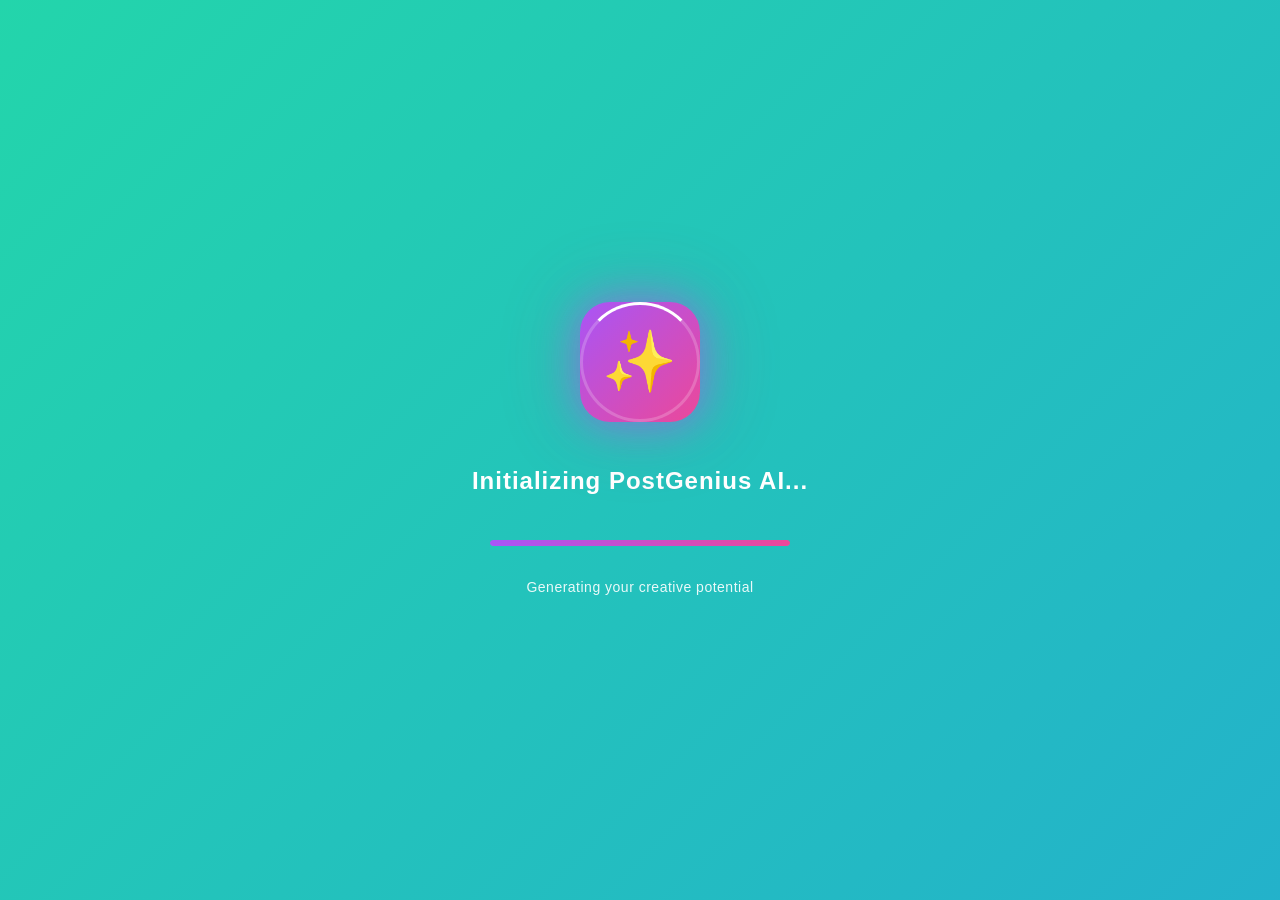
<file: index.html>
<!DOCTYPE html>
<html lang="en">
<head>
    <meta charset="UTF-8">
    <meta name="viewport" content="width=device-width, initial-scale=1.0">
    <title>PostGenius AI - Redirecting...</title>
    <script>
        // Auto-redirect to bootloader
        window.location.href = 'bootloader.html';
    </script>
</head>
<body>
    <div style="display: flex; align-items: center; justify-content: center; min-height: 100vh; background: linear-gradient(135deg, #0f172a 0%, #1e1b4b 100%); font-family: -apple-system, BlinkMacSystemFont, 'Segoe UI', sans-serif; color: white; flex-direction: column; gap: 1rem;">
        <div style="font-size: 3rem; margin-bottom: 1rem;">✨</div>
        <h1>PostGenius AI</h1>
        <p>Redirecting to the application...</p>
        <p style="font-size: 0.9rem; color: #cbd5e1; margin-top: 2rem;">
            If you're not redirected automatically, <a href="bootloader.html" style="color: #a855f7; text-decoration: none; font-weight: 600;">click here</a>
        </p>
    </div>
</body>
</html>
</file>
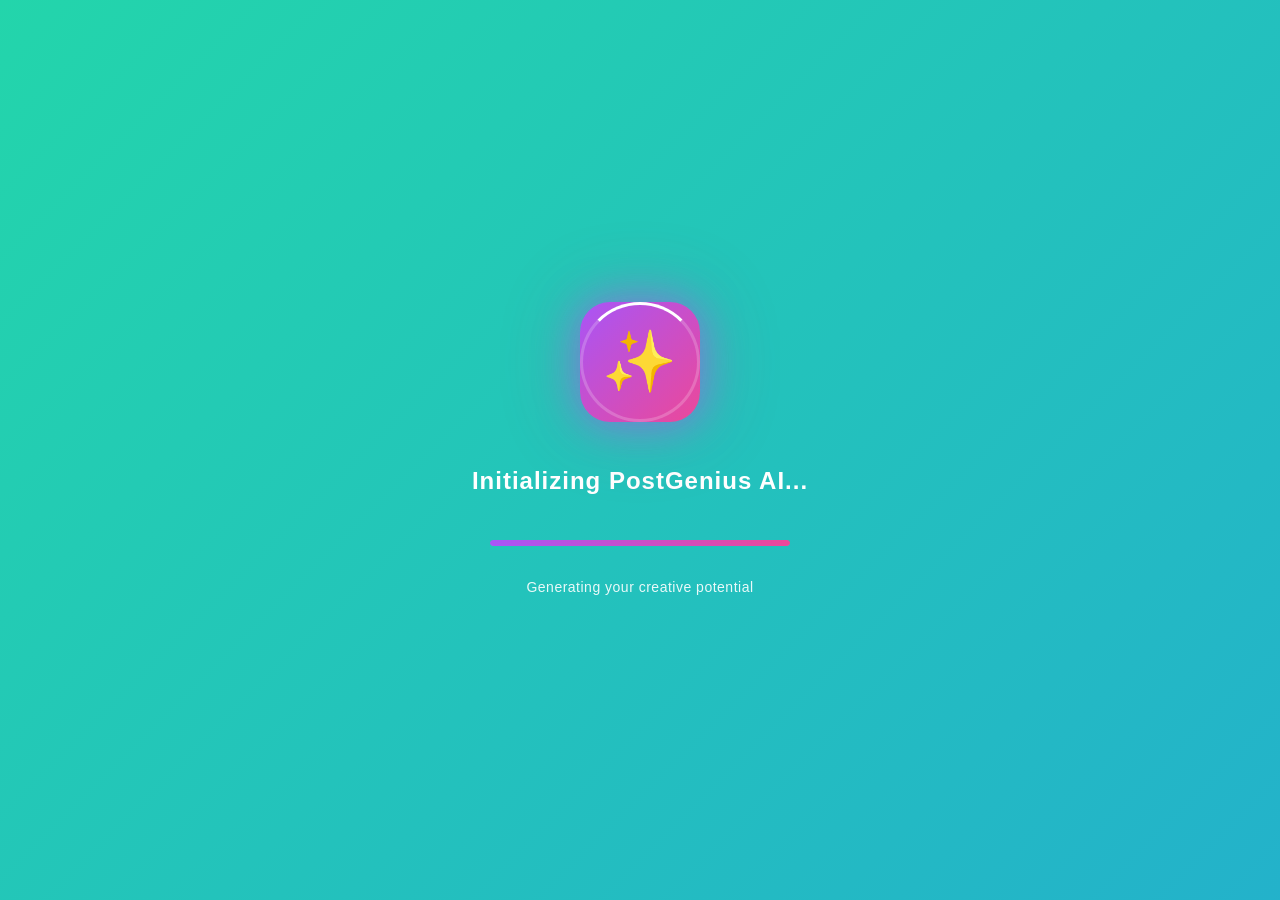
<file: bootloader.html>
<!DOCTYPE html>
<html lang="en">
<head>
    <meta charset="UTF-8">
    <meta name="viewport" content="width=device-width, initial-scale=1.0">
    <title>PostGenius AI - Loading</title>
    <link rel="icon" type="image/svg+xml" href="favicon.svg">    <link rel="preconnect" href="https://fonts.googleapis.com">
    <link rel="preconnect" href="https://fonts.gstatic.com" crossorigin>
    <link href="https://fonts.googleapis.com/css2?family=Poppins:wght@300;400;500;600;700&family=Noto+Sans+Tamil:wght@400;600;700&family=Noto+Sans+Telugu:wght@400;600;700&family=Noto+Sans+Malayalam:wght@400;600;700&family=Noto+Sans+Devanagari:wght@400;600;700&display=swap" rel="stylesheet">    <link rel="stylesheet" href="css/style.css">
    <style>
        * {
            margin: 0;
            padding: 0;
            box-sizing: border-box;
        }

        body {
            font-family: 'Inter', -apple-system, BlinkMacSystemFont, 'Segoe UI', sans-serif;
            background: linear-gradient(-45deg, #ee7752, #e73c7e, #23a6d5, #23d5ab);
            background-size: 400% 400%;
            animation: gradient 15s ease infinite;
            min-height: 100vh;
            display: flex;
            justify-content: center;
            align-items: center;
            color: white;
        }

        @keyframes gradient {
            0% { background-position: 0% 50%; }
            50% { background-position: 100% 50%; }
            100% { background-position: 0% 50%; }
        }

        .bootloader-container {
            text-align: center;
            z-index: 10;
        }

        .ai-logo {
            width: 120px;
            height: 120px;
            margin: 0 auto 40px;
            position: relative;
            animation: float 3s ease-in-out infinite;
        }

        @keyframes float {
            0%, 100% { transform: translateY(0px); }
            50% { transform: translateY(-20px); }
        }

        .logo-inner {
            width: 100%;
            height: 100%;
            background: linear-gradient(135deg, #a855f7, #ec4899);
            border-radius: 30px;
            display: flex;
            justify-content: center;
            align-items: center;
            font-size: 60px;
            font-weight: bold;
            box-shadow: 0 0 40px rgba(168, 85, 247, 0.6), 0 0 80px rgba(236, 72, 153, 0.3);
            animation: glow-pulse 2s ease-in-out infinite;
            position: relative;
            overflow: hidden;
        }

        @keyframes glow-pulse {
            0%, 100% { 
                box-shadow: 0 0 40px rgba(168, 85, 247, 0.6), 0 0 80px rgba(236, 72, 153, 0.3);
            }
            50% { 
                box-shadow: 0 0 60px rgba(168, 85, 247, 0.8), 0 0 120px rgba(236, 72, 153, 0.5);
            }
        }

        .spinner {
            position: absolute;
            width: 100%;
            height: 100%;
            border: 3px solid rgba(255, 255, 255, 0.2);
            border-top: 3px solid #fff;
            border-radius: 50%;
            animation: spin 2s linear infinite;
        }

        @keyframes spin {
            0% { transform: rotate(0deg); }
            100% { transform: rotate(360deg); }
        }

        .loading-text {
            font-size: 24px;
            font-weight: 600;
            margin-bottom: 40px;
            letter-spacing: 1px;
            animation: fade-in-out 2s ease-in-out infinite;
        }

        @keyframes fade-in-out {
            0%, 100% { opacity: 0.8; }
            50% { opacity: 1; }
        }

        .progress-bar-container {
            width: 300px;
            height: 6px;
            background: rgba(255, 255, 255, 0.2);
            border-radius: 10px;
            margin: 0 auto;
            overflow: hidden;
            box-shadow: inset 0 2px 4px rgba(0, 0, 0, 0.2);
        }

        .progress-bar {
            height: 100%;
            background: linear-gradient(90deg, #a855f7, #ec4899);
            border-radius: 10px;
            animation: progress 3s ease-in-out forwards;
            box-shadow: 0 0 20px rgba(168, 85, 247, 0.8);
        }

        @keyframes progress {
            0% { width: 0%; }
            50% { width: 70%; }
            100% { width: 100%; }
        }

        .subtitle {
            font-size: 14px;
            margin-top: 30px;
            opacity: 0.9;
            letter-spacing: 0.5px;
        }

        /* Floating particles background */
        .particles {
            position: fixed;
            top: 0;
            left: 0;
            width: 100%;
            height: 100%;
            overflow: hidden;
            z-index: 1;
        }

        .particle {
            position: absolute;
            background: rgba(255, 255, 255, 0.5);
            border-radius: 50%;
            animation: float-particle 6s infinite;
        }

        @keyframes float-particle {
            0% {
                opacity: 0;
                transform: translateY(100vh) translateX(0);
            }
            10% {
                opacity: 1;
            }
            90% {
                opacity: 1;
            }
            100% {
                opacity: 0;
                transform: translateY(-100vh) translateX(100px);
            }
        }
    </style>
</head>
<body>
    <!-- Floating particles -->
    <div class="particles" id="particles"></div>

    <!-- Bootloader Content -->
    <div class="bootloader-container">
        <div class="ai-logo">
            <div class="logo-inner">
                <div class="spinner"></div>
                ✨
            </div>
        </div>

        <div class="loading-text">Initializing PostGenius AI...</div>

        <div class="progress-bar-container">
            <div class="progress-bar"></div>
        </div>

        <div class="subtitle">Generating your creative potential</div>
    </div>

    <script>
        // Generate floating particles
        function createParticles() {
            const container = document.getElementById('particles');
            for (let i = 0; i < 30; i++) {
                const particle = document.createElement('div');
                particle.className = 'particle';
                particle.style.width = Math.random() * 5 + 2 + 'px';
                particle.style.height = particle.style.width;
                particle.style.left = Math.random() * 100 + '%';
                particle.style.bottom = '-10px';
                particle.style.animationDelay = Math.random() * 2 + 's';
                particle.style.animationDuration = Math.random() * 4 + 6 + 's';
                container.appendChild(particle);
            }
        }

        createParticles();

        // Redirect to login after 3 seconds
        setTimeout(() => {
            window.location.href = 'login.html';
        }, 3000);
    </script>
</body>
</html>
</file>
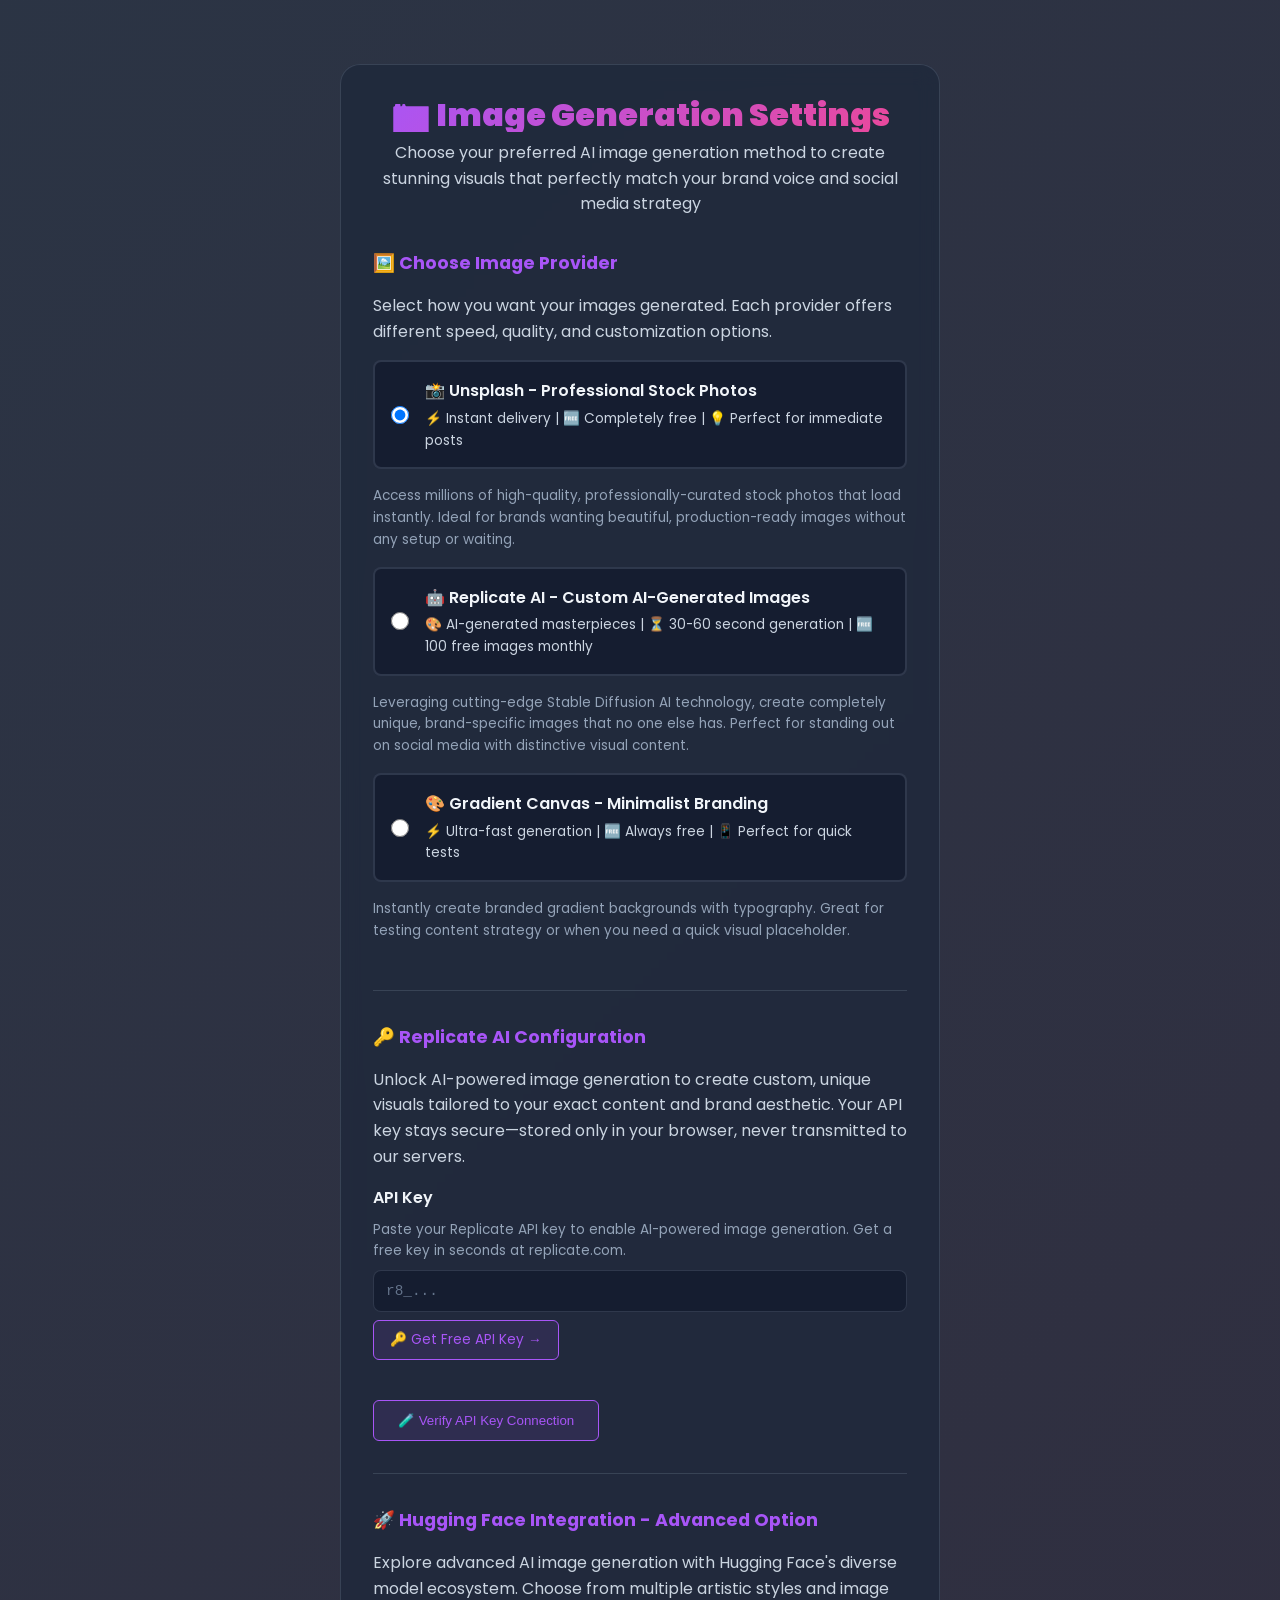
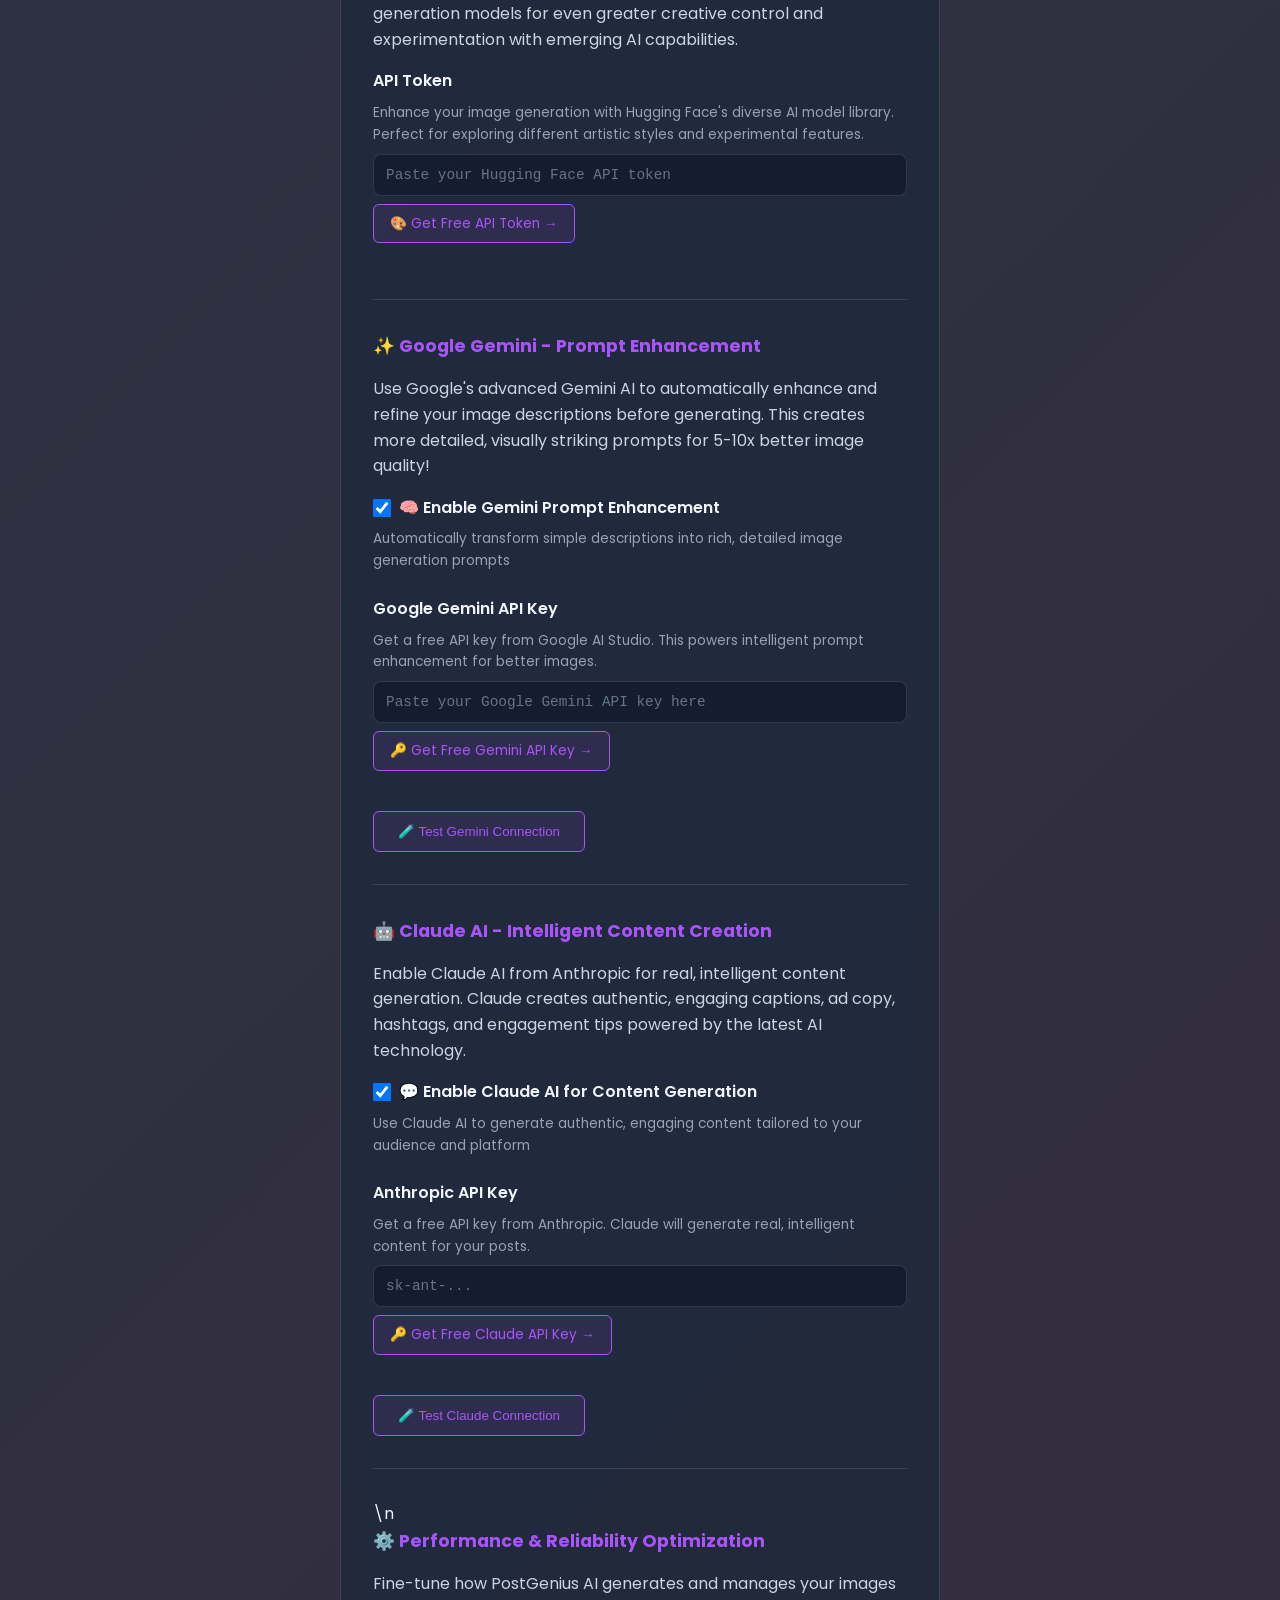
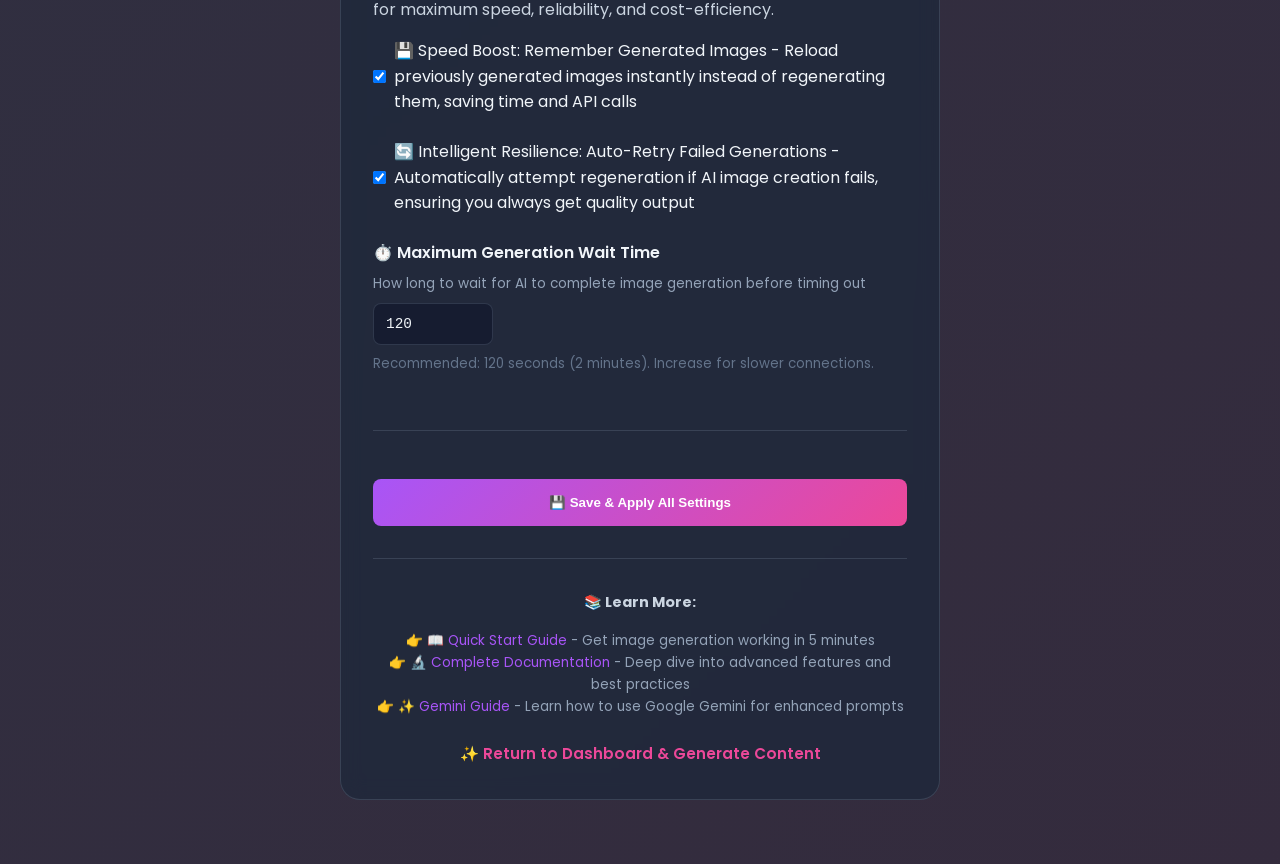
<file: image-settings.html>
<!DOCTYPE html>
<html lang="en">
<head>
    <meta charset="UTF-8">
    <meta name="viewport" content="width=device-width, initial-scale=1.0">
    <title>Image Generation Settings - PostGenius AI</title>
    <link rel="icon" type="image/svg+xml" href="favicon.svg">
    <link rel="preconnect" href="https://fonts.googleapis.com">
    <link rel="preconnect" href="https://fonts.gstatic.com" crossorigin>
    <link href="https://fonts.googleapis.com/css2?family=Poppins:wght@300;400;500;600;700&family=Noto+Sans+Tamil:wght@400;600;700&family=Noto+Sans+Telugu:wght@400;600;700&family=Noto+Sans+Malayalam:wght@400;600;700&family=Noto+Sans+Devanagari:wght@400;600;700&display=swap" rel="stylesheet">
    <link rel="stylesheet" href="css/style.css">
    <style>
        .settings-container {
            max-width: 600px;
            margin: 4rem auto;
            padding: 2rem;
            background: rgba(30, 41, 59, 0.8);
            border: 1px solid rgba(148, 163, 184, 0.2);
            border-radius: 20px;
            backdrop-filter: blur(10px);
        }

        .settings-header {
            text-align: center;
            margin-bottom: 2rem;
        }

        .settings-header h1 {
            font-size: 2rem;
            margin-bottom: 0.5rem;
        }

        .settings-group {
            margin-bottom: 2rem;
            padding-bottom: 2rem;
            border-bottom: 1px solid rgba(148, 163, 184, 0.2);
        }

        .settings-group:last-child {
            border-bottom: none;
        }

        .settings-group h3 {
            font-size: 1.1rem;
            margin-bottom: 1rem;
            color: #a855f7;
        }

        .setting-item {
            margin-bottom: 1.5rem;
        }

        .setting-label {
            display: block;
            margin-bottom: 0.5rem;
            font-weight: 600;
            color: #f1f5f9;
        }

        .setting-description {
            font-size: 0.9rem;
            color: #cbd5e1;
            margin-bottom: 0.5rem;
        }

        .provider-option {
            display: flex;
            align-items: center;
            padding: 1rem;
            margin-bottom: 1rem;
            background: rgba(15, 23, 42, 0.6);
            border: 2px solid rgba(148, 163, 184, 0.2);
            border-radius: 8px;
            cursor: pointer;
            transition: all 0.3s;
        }

        .provider-option:hover {
            border-color: #a855f7;
            background: rgba(168, 85, 247, 0.1);
        }

        .provider-option input[type="radio"] {
            margin-right: 1rem;
            width: 18px;
            height: 18px;
            cursor: pointer;
        }

        .provider-info {
            flex: 1;
        }

        .provider-name {
            font-weight: 600;
            color: #f1f5f9;
            margin-bottom: 0.25rem;
        }

        .provider-speed {
            font-size: 0.85rem;
            color: #cbd5e1;
        }

        .api-key-input {
            width: 100%;
            padding: 0.75rem;
            background: rgba(15, 23, 42, 0.6);
            border: 1px solid rgba(148, 163, 184, 0.2);
            border-radius: 8px;
            color: #f1f5f9;
            font-size: 0.9rem;
            font-family: monospace;
        }

        .api-key-input::placeholder {
            color: #64748b;
        }

        .api-key-input:focus {
            outline: none;
            border-color: #a855f7;
            background: rgba(15, 23, 42, 0.8);
        }

        .api-link {
            display: inline-block;
            margin-top: 0.5rem;
            padding: 0.5rem 1rem;
            background: rgba(168, 85, 247, 0.1);
            border: 1px solid #a855f7;
            border-radius: 6px;
            color: #a855f7;
            text-decoration: none;
            font-size: 0.85rem;
            transition: all 0.3s;
        }

        .api-link:hover {
            background: rgba(168, 85, 247, 0.2);
        }

        .btn-save {
            width: 100%;
            padding: 1rem;
            background: linear-gradient(135deg, #a855f7, #ec4899);
            border: none;
            border-radius: 8px;
            color: white;
            font-weight: 600;
            cursor: pointer;
            transition: all 0.3s;
            margin-top: 1rem;
        }

        .btn-save:hover {
            transform: translateY(-2px);
            box-shadow: 0 10px 25px rgba(168, 85, 247, 0.3);
        }

        .btn-save:active {
            transform: translateY(0);
        }

        .status-message {
            padding: 1rem;
            border-radius: 8px;
            margin-bottom: 1rem;
            display: none;
        }

        .status-message.success {
            display: block;
            background: rgba(34, 197, 94, 0.2);
            border: 1px solid rgba(34, 197, 94, 0.5);
            color: #86efac;
        }

        .status-message.error {
            display: block;
            background: rgba(239, 68, 68, 0.2);
            border: 1px solid rgba(239, 68, 68, 0.5);
            color: #fca5a5;
        }

        .test-button {
            padding: 0.75rem 1.5rem;
            background: rgba(168, 85, 247, 0.1);
            border: 1px solid #a855f7;
            color: #a855f7;
            border-radius: 6px;
            cursor: pointer;
            transition: all 0.3s;
            margin-top: 1rem;
        }

        .test-button:hover {
            background: rgba(168, 85, 247, 0.2);
        }
    </style>
</head>
<body style="background: linear-gradient(135deg, rgba(20, 30, 48, 0.9), rgba(30, 20, 40, 0.9)); min-height: 100vh;">
    <div class="settings-container">
        <div class="settings-header">
            <h1>📷 Image Generation Settings</h1>
            <p style="color: #cbd5e1;">Choose your preferred AI image generation method to create stunning visuals that perfectly match your brand voice and social media strategy</p>
        </div>

        <div id="statusMessage" class="status-message"></div>

        <form id="settingsForm">
            <!-- Image Provider Selection -->
            <div class="settings-group">
                <h3>🖼️ Choose Image Provider</h3>
                <p style="color: #cbd5e1; margin-bottom: 1rem;">Select how you want your images generated. Each provider offers different speed, quality, and customization options.</p>
                
                <div class="provider-option">
                    <input type="radio" id="provider-unsplash" name="provider" value="unsplash" checked>
                    <div class="provider-info">
                        <div class="provider-name">📸 Unsplash - Professional Stock Photos</div>
                        <div class="provider-speed">⚡ Instant delivery | 🆓 Completely free | 💡 Perfect for immediate posts</div>
                    </div>
                </div>
                <p style="color: #94a3b8; font-size: 0.85rem; margin-bottom: 1rem;">Access millions of high-quality, professionally-curated stock photos that load instantly. Ideal for brands wanting beautiful, production-ready images without any setup or waiting.</p>

                <div class="provider-option">
                    <input type="radio" id="provider-replicate" name="provider" value="replicate">
                    <div class="provider-info">
                        <div class="provider-name">🤖 Replicate AI - Custom AI-Generated Images</div>
                        <div class="provider-speed">🎨 AI-generated masterpieces | ⏳ 30-60 second generation | 🆓 100 free images monthly</div>
                    </div>
                </div>
                <p style="color: #94a3b8; font-size: 0.85rem; margin-bottom: 1rem;">Leveraging cutting-edge Stable Diffusion AI technology, create completely unique, brand-specific images that no one else has. Perfect for standing out on social media with distinctive visual content.</p>

                <div class="provider-option">
                    <input type="radio" id="provider-placeholder" name="provider" value="placeholder">
                    <div class="provider-info">
                        <div class="provider-name">🎨 Gradient Canvas - Minimalist Branding</div>
                        <div class="provider-speed">⚡ Ultra-fast generation | 🆓 Always free | 📱 Perfect for quick tests</div>
                    </div>
                </div>
                <p style="color: #94a3b8; font-size: 0.85rem;">Instantly create branded gradient backgrounds with typography. Great for testing content strategy or when you need a quick visual placeholder.</p>
            </div>

            <!-- Replicate API Key -->
            <div class="settings-group">
                <h3>🔑 Replicate AI Configuration</h3>
                <p style="color: #cbd5e1; margin-bottom: 1rem;">
                    Unlock AI-powered image generation to create custom, unique visuals tailored to your exact content and brand aesthetic. Your API key stays secure—stored only in your browser, never transmitted to our servers.
                </p>

                <div class="setting-item">
                    <label class="setting-label">API Key</label>
                    <p style="color: #94a3b8; font-size: 0.85rem; margin-bottom: 0.5rem;">Paste your Replicate API key to enable AI-powered image generation. Get a free key in seconds at replicate.com.</p>
                    <input type="password" id="replicateApiKey" class="api-key-input" placeholder="r8_...">
                    <a href="https://replicate.com/account/api-tokens" target="_blank" class="api-link">
                        🔑 Get Free API Key →
                    </a>
                </div>

                <button type="button" onclick="testApiKey()" class="test-button">
                    🧪 Verify API Key Connection
                </button>
            </div>

            <!-- Hugging Face API Key (Optional) -->
            <div class="settings-group">
                <h3>🚀 Hugging Face Integration - Advanced Option</h3>
                <p style="color: #cbd5e1; margin-bottom: 1rem;">
                    Explore advanced AI image generation with Hugging Face's diverse model ecosystem. Choose from multiple artistic styles and image generation models for even greater creative control and experimentation with emerging AI capabilities.
                </p>

                <div class="setting-item">
                    <label class="setting-label">API Token</label>
                    <p style="color: #94a3b8; font-size: 0.85rem; margin-bottom: 0.5rem;">Enhance your image generation with Hugging Face's diverse AI model library. Perfect for exploring different artistic styles and experimental features.</p>
                    <input type="password" id="huggingfaceApiKey" class="api-key-input" placeholder="Paste your Hugging Face API token">
                    <a href="https://huggingface.co/settings/tokens" target="_blank" class="api-link">
                        🎨 Get Free API Token →
                    </a>
                </div>
            </div>

            <!-- Google Gemini Enhancement -->
            <div class="settings-group">
                <h3>✨ Google Gemini - Prompt Enhancement</h3>
                <p style="color: #cbd5e1; margin-bottom: 1rem;">
                    Use Google's advanced Gemini AI to automatically enhance and refine your image descriptions before generating. This creates more detailed, visually striking prompts for 5-10x better image quality!
                </p>

                <div class="setting-item">
                    <label style="display: flex; align-items: center; cursor: pointer;">
                        <input type="checkbox" id="enableGemini" checked style="margin-right: 0.5rem; width: 18px; height: 18px; cursor: pointer;">
                        <span style="font-weight: 600; color: #f1f5f9;">🧠 Enable Gemini Prompt Enhancement</span>
                    </label>
                    <p style="color: #94a3b8; font-size: 0.85rem; margin-top: 0.5rem;">Automatically transform simple descriptions into rich, detailed image generation prompts</p>
                </div>

                <div class="setting-item">
                    <label class="setting-label">Google Gemini API Key</label>
                    <p style="color: #94a3b8; font-size: 0.85rem; margin-bottom: 0.5rem;">Get a free API key from Google AI Studio. This powers intelligent prompt enhancement for better images.</p>
                    <input type="password" id="geminiApiKey" class="api-key-input" placeholder="Paste your Google Gemini API key here">
                    <a href="https://makersuite.google.com/app/apikey" target="_blank" class="api-link">
                        🔑 Get Free Gemini API Key →
                    </a>
                </div>

                <button type="button" onclick="testGeminiKey()" class="test-button">
                    🧪 Test Gemini Connection
                </button>
            </div>

            <!-- Claude AI Content Generation -->
            <div class="settings-group">
                <h3>🤖 Claude AI - Intelligent Content Creation</h3>
                <p style="color: #cbd5e1; margin-bottom: 1rem;">
                    Enable Claude AI from Anthropic for real, intelligent content generation. Claude creates authentic, engaging captions, ad copy, hashtags, and engagement tips powered by the latest AI technology.
                </p>

                <div class="setting-item">
                    <label style="display: flex; align-items: center; cursor: pointer;">
                        <input type="checkbox" id="enableClaude" checked style="margin-right: 0.5rem; width: 18px; height: 18px; cursor: pointer;">
                        <span style="font-weight: 600; color: #f1f5f9;">💬 Enable Claude AI for Content Generation</span>
                    </label>
                    <p style="color: #94a3b8; font-size: 0.85rem; margin-top: 0.5rem;">Use Claude AI to generate authentic, engaging content tailored to your audience and platform</p>
                </div>

                <div class="setting-item">
                    <label class="setting-label">Anthropic API Key</label>
                    <p style="color: #94a3b8; font-size: 0.85rem; margin-bottom: 0.5rem;">Get a free API key from Anthropic. Claude will generate real, intelligent content for your posts.</p>
                    <input type="password" id="claudeApiKey" class="api-key-input" placeholder="sk-ant-...">
                    <a href="https://console.anthropic.com/account/keys" target="_blank" class="api-link">
                        🔑 Get Free Claude API Key →
                    </a>
                </div>

                <button type="button" onclick="testClaudeKey()" class="test-button">
                    🧪 Test Claude Connection
                </button>
            </div>

            <!-- Performance Settings -->
            <div class="settings-group">\n                <h3>⚙️ Performance & Reliability Optimization</h3>
                <p style="color: #cbd5e1; margin-bottom: 1rem;">Fine-tune how PostGenius AI generates and manages your images for maximum speed, reliability, and cost-efficiency.</p>

                <div class="setting-item">
                    <label style="display: flex; align-items: center; cursor: pointer;">
                        <input type="checkbox" id="enableCache" checked style="margin-right: 0.5rem;">
                        <span>💾 Speed Boost: Remember Generated Images - Reload previously generated images instantly instead of regenerating them, saving time and API calls</span>
                    </label>
                </div>

                <div class="setting-item">
                    <label style="display: flex; align-items: center; cursor: pointer;">
                        <input type="checkbox" id="enableAutoRetry" checked style="margin-right: 0.5rem;">
                        <span>🔄 Intelligent Resilience: Auto-Retry Failed Generations - Automatically attempt regeneration if AI image creation fails, ensuring you always get quality output</span>
                    </label>
                </div>

                <div class="setting-item">
                    <label class="setting-label">⏱️ Maximum Generation Wait Time</label>
                    <p style="color: #94a3b8; font-size: 0.85rem; margin-bottom: 0.5rem;\">How long to wait for AI to complete image generation before timing out</p>
                    <input type="number" id="generationTimeout" value="120" min="30" max="300" class="api-key-input" style="width: 120px;">
                    <small style="color: #64748b; display: block; margin-top: 0.5rem;\">Recommended: 120 seconds (2 minutes). Increase for slower connections.</small>
                </div>
            </div>

            <button type="submit" class="btn-save">💾 Save & Apply All Settings</button>
        </form>

        <div style="margin-top: 2rem; padding-top: 2rem; border-top: 1px solid rgba(148, 163, 184, 0.2); text-align: center;">
            <p style="color: #cbd5e1; font-size: 0.9rem; margin-bottom: 1rem;\">
                <strong>📚 Learn More:</strong> 
            </p>
            <p style="color: #94a3b8; font-size: 0.85rem; margin-bottom: 1.5rem;\">
                👉 <a href="QUICKSTART_IMAGE_GENERATION.md" style="color: #a855f7; text-decoration: none;">📖 Quick Start Guide</a> - Get image generation working in 5 minutes<br>
                👉 <a href="IMAGE_GENERATION_GUIDE.md" style="color: #a855f7; text-decoration: none;">🔬 Complete Documentation</a> - Deep dive into advanced features and best practices<br>
                👉 <a href="GOOGLE_GEMINI_GUIDE.md" style="color: #a855f7; text-decoration: none;">✨ Gemini Guide</a> - Learn how to use Google Gemini for enhanced prompts
            </p>
            <a href="dashboard.html" style="color: #ec4899; text-decoration: none; font-size: 0.95rem; font-weight: 600;">✨ Return to Dashboard & Generate Content</a>
        </div>
    </div>

    <script src="js/app.js"></script>
    <script src="js/imageGenerator.js"></script>
    <script src="js/claudeAI.js"></script>
    <script>
        // Load saved settings
        function loadSettings() {
            const provider = localStorage.getItem('imageProvider') || 'unsplash';
            document.querySelector(`input[value="${provider}"]`).checked = true;

            const replicateKey = localStorage.getItem('replicateApiKey') || '';
            document.getElementById('replicateApiKey').value = replicateKey;

            const huggingfaceKey = localStorage.getItem('huggingfaceApiKey') || '';
            document.getElementById('huggingfaceApiKey').value = huggingfaceKey;

            const geminiKey = localStorage.getItem('geminiApiKey') || '';
            document.getElementById('geminiApiKey').value = geminiKey;

            const claudeKey = localStorage.getItem('claudeApiKey') || '';
            document.getElementById('claudeApiKey').value = claudeKey;

            const enableGemini = localStorage.getItem('useGeminiEnhancement') !== 'false';
            document.getElementById('enableGemini').checked = enableGemini;

            const enableClaude = localStorage.getItem('useClaude') !== 'false';
            document.getElementById('enableClaude').checked = enableClaude;

            const timeout = localStorage.getItem('generationTimeout') || '120';
            document.getElementById('generationTimeout').value = timeout;

            const cache = localStorage.getItem('enableCache') !== 'false';
            document.getElementById('enableCache').checked = cache;

            const retry = localStorage.getItem('enableAutoRetry') !== 'false';
            document.getElementById('enableAutoRetry').checked = retry;
        }

        // Save settings
        document.getElementById('settingsForm').addEventListener('submit', (e) => {
            e.preventDefault();

            const provider = document.querySelector('input[name="provider"]:checked').value;
            const replicateKey = document.getElementById('replicateApiKey').value;
            const huggingfaceKey = document.getElementById('huggingfaceApiKey').value;
            const geminiKey = document.getElementById('geminiApiKey').value;
            const claudeKey = document.getElementById('claudeApiKey').value;
            const enableGemini = document.getElementById('enableGemini').checked;
            const enableClaude = document.getElementById('enableClaude').checked;
            const timeout = document.getElementById('generationTimeout').value;
            const cache = document.getElementById('enableCache').checked;
            const retry = document.getElementById('enableAutoRetry').checked;

            localStorage.setItem('imageProvider', provider);
            localStorage.setItem('replicateApiKey', replicateKey);
            localStorage.setItem('huggingfaceApiKey', huggingfaceKey);
            localStorage.setItem('geminiApiKey', geminiKey);
            localStorage.setItem('claudeApiKey', claudeKey);
            localStorage.setItem('useGeminiEnhancement', enableGemini);
            localStorage.setItem('useClaude', enableClaude);
            localStorage.setItem('generationTimeout', timeout);
            localStorage.setItem('enableCache', cache);
            localStorage.setItem('enableAutoRetry', retry);

            showStatus('✅ All settings saved! Claude AI: ' + (enableClaude ? 'ENABLED' : 'disabled') + ' | Gemini: ' + (enableGemini ? 'ENABLED' : 'disabled'), 'success');
        });

        // Test Gemini API Key
        async function testGeminiKey() {
            const apiKey = document.getElementById('geminiApiKey').value;
            if (!apiKey) {
                showStatus('❌ Please enter a Gemini API key first', 'error');
                return;
            }

            showStatus('🧪 Testing Gemini connection...', 'success');

            try {
                const response = await fetch(
                    `https://generativelanguage.googleapis.com/v1beta/models/gemini-pro:generateContent?key=${apiKey}`,
                    {
                        method: 'POST',
                        headers: { 'Content-Type': 'application/json' },
                        body: JSON.stringify({
                            contents: [{
                                parts: [{
                                    text: 'Say "Gemini connected successfully!" in exactly one sentence.'
                                }]
                            }]
                        })
                    }
                );

                if (response.ok) {
                    const data = await response.json();
                    if (data.candidates?.[0]?.content?.parts?.[0]?.text) {
                        showStatus('✅ Gemini API connected! Ready to enhance your image prompts.', 'success');
                    } else {
                        showStatus('⚠️ API responded but no content. Please check your key.', 'error');
                    }
                } else if (response.status === 400) {
                    showStatus('❌ Invalid API key or quota exceeded. Get a new key from: makersuite.google.com', 'error');
                } else {
                    showStatus(`❌ API error: ${response.statusText}`, 'error');
                }
            } catch (error) {
                showStatus(`❌ Connection failed: ${error.message}`, 'error');
            }
        }

        // Test Claude API Key
        async function testClaudeKey() {
            const apiKey = document.getElementById('claudeApiKey').value;
            if (!apiKey) {
                showStatus('❌ Please enter a Claude API key first', 'error');
                return;
            }

            showStatus('🧪 Testing Claude connection...', 'success');

            try {
                const response = await fetch('https://api.anthropic.com/v1/messages', {
                    method: 'POST',
                    headers: {
                        'x-api-key': apiKey,
                        'anthropic-version': '2023-06-01',
                        'content-type': 'application/json'
                    },
                    body: JSON.stringify({
                        model: 'claude-3-5-sonnet-20241022',
                        max_tokens: 100,
                        messages: [{
                            role: 'user',
                            content: 'Say "Claude connected!" briefly.'
                        }]
                    })
                });

                if (response.ok) {
                    const data = await response.json();
                    if (data.content && data.content[0]) {
                        showStatus('✅ Claude API connected! Ready for intelligent content generation.', 'success');
                    } else {
                        showStatus('⚠️ API responded but no content. Please check your key.', 'error');
                    }
                } else if (response.status === 401) {
                    showStatus('❌ Invalid API key. Get a new key from: console.anthropic.com', 'error');
                } else {
                    showStatus(`❌ API error: ${response.statusText}`, 'error');
                }
            } catch (error) {
                showStatus(`❌ Connection failed: ${error.message}`, 'error');
            }
        }

        // Test Replicate API Key
        async function testApiKey() {
            const apiKey = document.getElementById('replicateApiKey').value;
            if (!apiKey) {
                showStatus('❌ Please enter an API key first', 'error');
                return;
            }

            showStatus('🧪 Testing API key...', 'success');

            try {
                const response = await fetch('https://api.replicate.com/v1/account', {
                    headers: { 'Authorization': `Token ${apiKey}` }
                });

                if (response.ok) {
                    const data = await response.json();
                    showStatus(`✅ API key valid! Account: ${data.email}`, 'success');
                } else {
                    showStatus('❌ Invalid API key. Please check and try again.', 'error');
                }
            } catch (error) {
                showStatus(`❌ Connection error: ${error.message}`, 'error');
            }
        }

        function showStatus(message, type) {
            const statusEl = document.getElementById('statusMessage');
            statusEl.textContent = message;
            statusEl.className = `status-message ${type}`;

            if (type === 'success') {
                setTimeout(() => {
                    statusEl.style.display = 'none';
                }, 3000);
            }
        }

        // Load settings on page load
        loadSettings();
    </script>
</body>
</html>
</file>
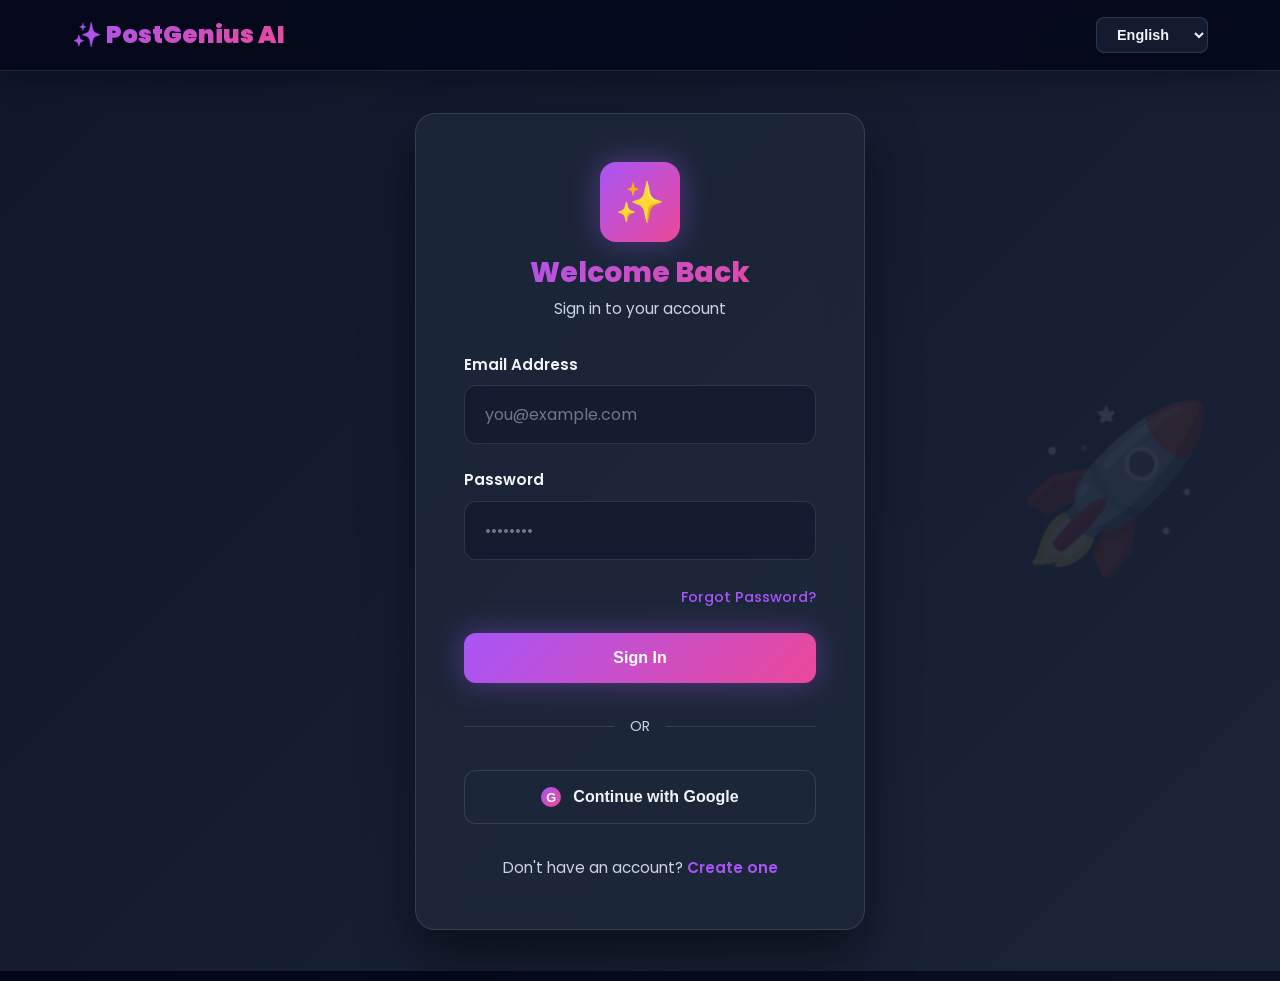
<file: login.html>
<!DOCTYPE html>
<html lang="en">
<head>
    <meta charset="UTF-8">
    <meta name="viewport" content="width=device-width, initial-scale=1.0">
    <title>PostGenius AI - Login</title>
    <link rel="icon" type="image/svg+xml" href="favicon.svg">
    <link rel="preconnect" href="https://fonts.googleapis.com">
    <link rel="preconnect" href="https://fonts.gstatic.com" crossorigin>
    <link href="https://fonts.googleapis.com/css2?family=Poppins:wght@300;400;500;600;700&family=Noto+Sans+Tamil:wght@400;600;700&family=Noto+Sans+Telugu:wght@400;600;700&family=Noto+Sans+Malayalam:wght@400;600;700&family=Noto+Sans+Devanagari:wght@400;600;700&display=swap" rel="stylesheet">
    <link rel="stylesheet" href="css/style.css">
    <style>
        .login-container {
            min-height: 100vh;
            display: flex;
            align-items: center;
            justify-content: center;
            padding: 2rem;
            position: relative;
            z-index: 10;
        }

        .login-card {
            width: 100%;
            max-width: 450px;
            background: rgba(30, 41, 59, 0.8);
            border: 1px solid rgba(148, 163, 184, 0.2);
            border-radius: 20px;
            padding: 3rem;
            backdrop-filter: blur(20px);
            box-shadow: 0 25px 50px rgba(0, 0, 0, 0.5);
            animation: slide-in-up-animation 0.6s ease;
        }

        .login-header {
            text-align: center;
            margin-bottom: 2rem;
        }

        .login-logo {
            width: 80px;
            height: 80px;
            margin: 0 auto 1rem;
            background: linear-gradient(135deg, #a855f7, #ec4899);
            border-radius: 16px;
            display: flex;
            align-items: center;
            justify-content: center;
            font-size: 2.5rem;
            box-shadow: 0 0 30px rgba(168, 85, 247, 0.4);
            animation: float 3s ease-in-out infinite;
        }

        .login-title {
            font-size: 1.75rem;
            font-weight: 800;
            color: white;
            margin-bottom: 0.5rem;
            background: linear-gradient(135deg, #a855f7, #ec4899);
            -webkit-background-clip: text;
            -webkit-text-fill-color: transparent;
            background-clip: text;
        }

        .login-subtitle {
            color: #cbd5e1;
            font-size: 0.95rem;
        }

        .login-form-group {
            margin-bottom: 1.5rem;
        }

        .login-label {
            display: block;
            color: #f1f5f9;
            font-weight: 600;
            margin-bottom: 0.5rem;
            font-size: 0.95rem;
        }

        .login-input {
            width: 100%;
            padding: 1rem 1.25rem;
            border: 1px solid rgba(148, 163, 184, 0.2);
            border-radius: 12px;
            background: rgba(15, 23, 42, 0.6);
            color: #f1f5f9;
            font-family: inherit;
            font-size: 1rem;
            transition: all 0.3s cubic-bezier(0.4, 0, 0.2, 1);
            backdrop-filter: blur(10px);
        }

        .login-input::placeholder {
            color: rgba(203, 213, 225, 0.5);
        }

        .login-input:focus {
            outline: none;
            border-color: #a855f7;
            background: rgba(15, 23, 42, 0.8);
            box-shadow: 0 0 0 3px rgba(168, 85, 247, 0.1);
            transform: translateY(-2px);
        }

        .forgot-password {
            text-align: right;
            margin-bottom: 1.5rem;
        }

        .forgot-password a {
            color: #a855f7;
            font-size: 0.9rem;
            font-weight: 500;
            transition: all 0.3s;
        }

        .forgot-password a:hover {
            color: #ec4899;
            text-decoration: underline;
        }

        .login-btn {
            width: 100%;
            padding: 1rem;
            background: linear-gradient(135deg, #a855f7, #ec4899);
            color: white;
            border: none;
            border-radius: 12px;
            font-size: 1rem;
            font-weight: 700;
            cursor: pointer;
            transition: all 0.3s cubic-bezier(0.4, 0, 0.2, 1);
            box-shadow: 0 0 30px rgba(168, 85, 247, 0.4);
            position: relative;
            overflow: hidden;
        }

        .login-btn:hover {
            transform: translateY(-4px);
            box-shadow: 0 0 50px rgba(168, 85, 247, 0.6), 0 0 30px rgba(236, 72, 153, 0.4);
        }

        .login-btn:active {
            transform: translateY(-2px);
        }

        .divider {
            display: flex;
            align-items: center;
            margin: 2rem 0;
            gap: 1rem;
        }

        .divider::before,
        .divider::after {
            content: '';
            flex: 1;
            height: 1px;
            background: rgba(148, 163, 184, 0.2);
        }

        .divider-text {
            color: #cbd5e1;
            font-size: 0.9rem;
            text-align: center;
        }

        .google-login {
            width: 100%;
            padding: 1rem;
            background: rgba(30, 41, 59, 0.6);
            border: 1px solid rgba(148, 163, 184, 0.2);
            border-radius: 12px;
            color: #f1f5f9;
            font-size: 1rem;
            font-weight: 600;
            cursor: pointer;
            transition: all 0.3s;
            display: flex;
            align-items: center;
            justify-content: center;
            gap: 0.75rem;
        }

        .google-login:hover {
            background: rgba(30, 41, 59, 0.8);
            border-color: #a855f7;
            transform: translateY(-2px);
        }

        .google-icon {
            width: 20px;
            height: 20px;
            background: linear-gradient(135deg, #a855f7, #ec4899);
            border-radius: 50%;
            display: flex;
            align-items: center;
            justify-content: center;
            font-size: 0.8rem;
            color: white;
        }

        .login-footer {
            text-align: center;
            margin-top: 2rem;
            color: #cbd5e1;
            font-size: 0.95rem;
        }

        .login-footer a {
            color: #a855f7;
            font-weight: 600;
            transition: all 0.3s;
        }

        .login-footer a:hover {
            color: #ec4899;
        }

        .ai-illustration {
            position: absolute;
            top: 50%;
            right: 5%;
            transform: translateY(-50%);
            font-size: 10rem;
            opacity: 0.1;
            z-index: 1;
            animation: float 4s ease-in-out infinite;
        }

        @keyframes float {
            0%, 100% { transform: translateY(-50px) translateY(0); }
            50% { transform: translateY(-50px) translateY(-20px); }
        }

        @media (max-width: 768px) {
            .login-card {
                max-width: 100%;
                padding: 2rem;
            }

            .ai-illustration {
                display: none;
            }
        }
    </style>
</head>
<body>
    <div class="page-background"></div>
    <div class="particles" id="particles"></div>

    <!-- Navigation -->
    <nav>
        <div class="navbar">
            <div class="nav-logo">✨ PostGenius AI</div>
            <div class="nav-right">
                <select class="language-switcher" id="languageSelect">
                    <option value="en">English</option>
                    <option value="ta">தமிழ்</option>
                    <option value="ml">മലയാളം</option>
                    <option value="hi">हिन्दी</option>
                    <option value="te">తెలుగు</option>
                </select>
            </div>
        </div>
    </nav>

    <!-- AI Illustration -->
    <div class="ai-illustration">🚀</div>

    <!-- Login Container -->
    <div class="login-container">
        <div class="login-card">
            <!-- Header -->
            <div class="login-header">
                <div class="login-logo">✨</div>
                <h1 class="login-title" data-i18n="login_title">Welcome Back</h1>
                <p class="login-subtitle" data-i18n="login_subtitle">Sign in to your account</p>
            </div>

            <!-- Login Form -->
            <form id="loginForm">
                <!-- Email -->
                <div class="login-form-group">
                    <label class="login-label" data-i18n="login_email">Email Address</label>
                    <input type="email" name="email" class="login-input" placeholder="you@example.com" required>
                </div>

                <!-- Password -->
                <div class="login-form-group">
                    <label class="login-label" data-i18n="login_password">Password</label>
                    <input type="password" name="password" class="login-input" placeholder="••••••••" required>
                </div>

                <!-- Forgot Password -->
                <div class="forgot-password">
                    <a href="#" data-i18n="login_forgot">Forgot Password?</a>
                </div>

                <!-- Login Button -->
                <button type="submit" class="login-btn" data-i18n="login_button">Sign In</button>
            </form>

            <!-- Divider -->
            <div class="divider">
                <span class="divider-text">OR</span>
            </div>

            <!-- Google Login -->
            <button class="google-login" onclick="handleGoogleLogin()">
                <div class="google-icon">G</div>
                <span data-i18n="login_google">Continue with Google</span>
            </button>

            <!-- Create Account Link -->
            <div class="login-footer">
                <span data-i18n="login_no_account">Don't have an account?</span>
                <a href="register.html" data-i18n="login_create">Create one</a>
            </div>
        </div>
    </div>

    <script src="js/app.js"></script>
    <script src="js/language.js"></script>
    <script>
        // Create particles
        const particlesContainer = document.getElementById('particles');
        if (particlesContainer) {
            for (let i = 0; i < 30; i++) {
                const particle = document.createElement('div');
                particle.className = 'particle';
                particle.style.width = Math.random() * 5 + 2 + 'px';
                particle.style.height = particle.style.width;
                particle.style.left = Math.random() * 100 + '%';
                particle.style.bottom = '-10px';
                particle.style.animationDelay = Math.random() * 2 + 's';
                particle.style.animationDuration = Math.random() * 4 + 6 + 's';
                particlesContainer.appendChild(particle);
            }
        }

        // Form handling
        const loginForm = document.getElementById('loginForm');

        loginForm.addEventListener('submit', (e) => {
            e.preventDefault();

            const validator = new FormValidator('loginForm');
            validator.clearErrors();

            if (validator.validate()) {
                // Show loading state
                const submitBtn = loginForm.querySelector('button[type="submit"]');
                const originalText = submitBtn.textContent;
                submitBtn.innerHTML = '<div class="spinner-loader" style="width: 20px; height: 20px; margin: 0 auto;"></div>';
                submitBtn.disabled = true;

                // Simulate login
                setTimeout(() => {
                    localStorage.setItem('userEmail', document.querySelector('input[name="email"]').value);
                    localStorage.setItem('isLoggedIn', 'true');
                    
                    showNotification(getTranslation('success_generate'));
                    
                    setTimeout(() => {
                        navigateTo('dashboard.html');
                    }, 500);
                }, 1500);
            } else {
                validator.showErrors();
                showNotification(getTranslation('error_required'), 'error');
            }
        });

        // Google Login Handler
        function handleGoogleLogin() {
            const btn = event.target.closest('.google-login');
            btn.innerHTML = '<div class="spinner-loader" style="width: 20px; height: 20px; margin: 0 auto;"></div>';
            btn.disabled = true;

            setTimeout(() => {
                localStorage.setItem('userEmail', 'user@gmail.com');
                localStorage.setItem('isLoggedIn', 'true');
                showNotification('Google login successful!');
                
                setTimeout(() => {
                    navigateTo('dashboard.html');
                }, 500);
            }, 1500);
        }

        // Add smooth input animations
        document.querySelectorAll('.login-input').forEach(input => {
            input.addEventListener('focus', function() {
                this.parentElement.style.animation = 'none';
            });
        });
    </script>
</body>
</html>
</file>
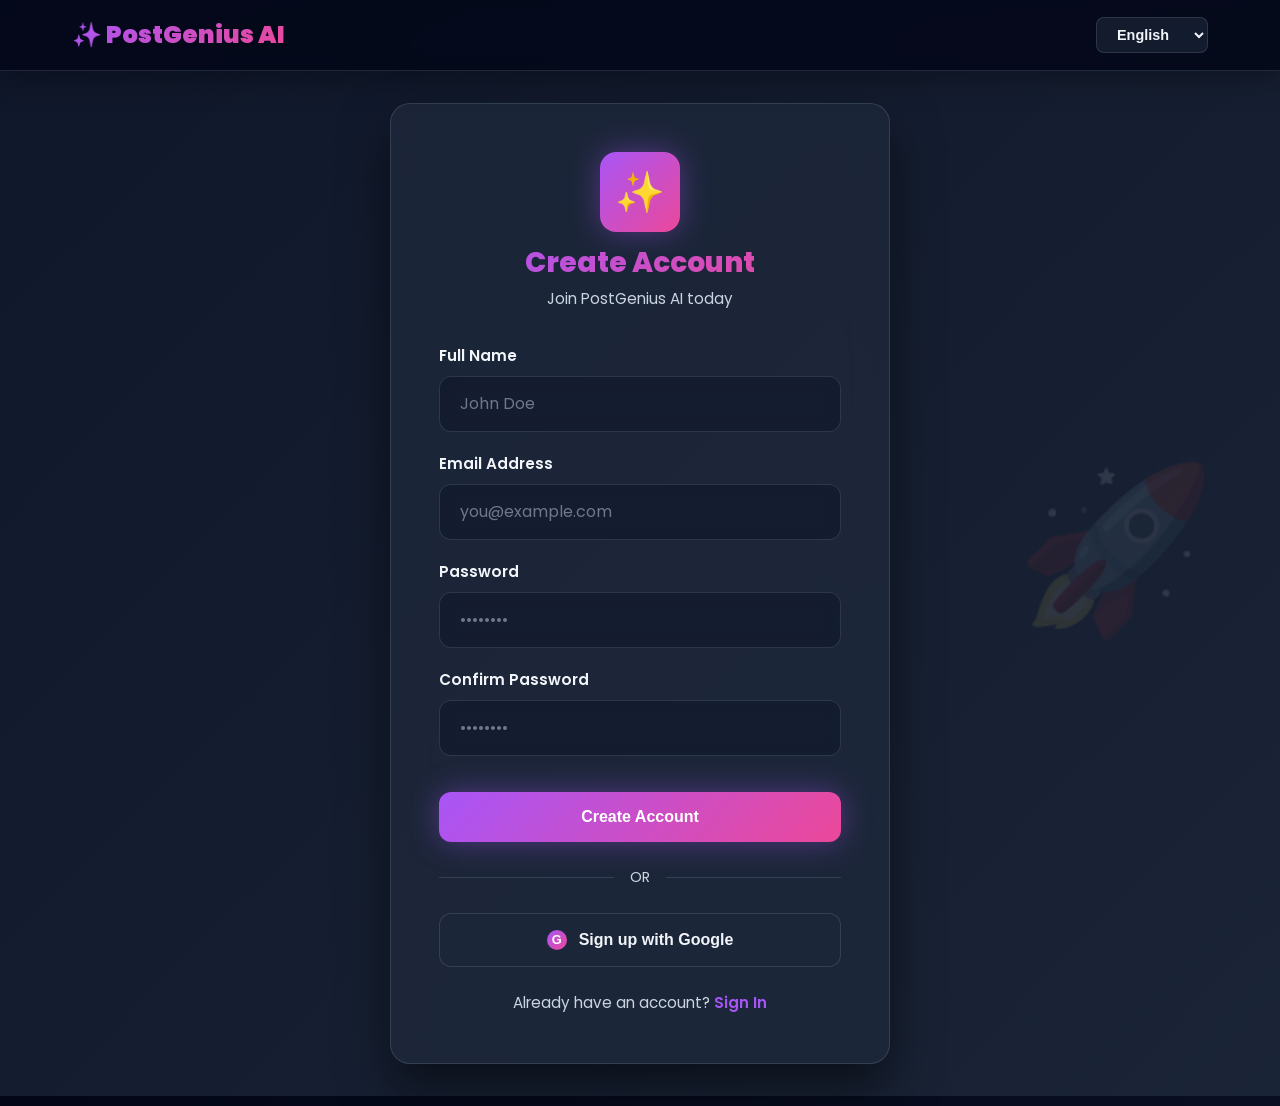
<file: register.html>
<!DOCTYPE html>
<html lang="en">
<head>
    <meta charset="UTF-8">
    <meta name="viewport" content="width=device-width, initial-scale=1.0">
    <title>PostGenius AI - Register</title>
    <link rel="icon" type="image/svg+xml" href="favicon.svg">
    <link rel="preconnect" href="https://fonts.googleapis.com">
    <link rel="preconnect" href="https://fonts.gstatic.com" crossorigin>
    <link href="https://fonts.googleapis.com/css2?family=Poppins:wght@300;400;500;600;700&family=Noto+Sans+Tamil:wght@400;600;700&family=Noto+Sans+Telugu:wght@400;600;700&family=Noto+Sans+Malayalam:wght@400;600;700&family=Noto+Sans+Devanagari:wght@400;600;700&display=swap" rel="stylesheet">
    <link rel="stylesheet" href="css/style.css">
    <style>
        .register-container {
            min-height: 100vh;
            display: flex;
            align-items: center;
            justify-content: center;
            padding: 2rem;
            position: relative;
            z-index: 10;
        }

        .register-card {
            width: 100%;
            max-width: 500px;
            background: rgba(30, 41, 59, 0.8);
            border: 1px solid rgba(148, 163, 184, 0.2);
            border-radius: 20px;
            padding: 3rem;
            backdrop-filter: blur(20px);
            box-shadow: 0 25px 50px rgba(0, 0, 0, 0.5);
            animation: slide-in-up-animation 0.6s ease;
        }

        .register-header {
            text-align: center;
            margin-bottom: 2rem;
        }

        .register-logo {
            width: 80px;
            height: 80px;
            margin: 0 auto 1rem;
            background: linear-gradient(135deg, #a855f7, #ec4899);
            border-radius: 16px;
            display: flex;
            align-items: center;
            justify-content: center;
            font-size: 2.5rem;
            box-shadow: 0 0 30px rgba(168, 85, 247, 0.4);
            animation: float 3s ease-in-out infinite;
        }

        .register-title {
            font-size: 1.75rem;
            font-weight: 800;
            color: white;
            margin-bottom: 0.5rem;
            background: linear-gradient(135deg, #a855f7, #ec4899);
            -webkit-background-clip: text;
            -webkit-text-fill-color: transparent;
            background-clip: text;
        }

        .register-subtitle {
            color: #cbd5e1;
            font-size: 0.95rem;
        }

        .register-form-group {
            margin-bottom: 1.25rem;
        }

        .register-label {
            display: block;
            color: #f1f5f9;
            font-weight: 600;
            margin-bottom: 0.5rem;
            font-size: 0.95rem;
        }

        .register-input {
            width: 100%;
            padding: 0.9rem 1.25rem;
            border: 1px solid rgba(148, 163, 184, 0.2);
            border-radius: 12px;
            background: rgba(15, 23, 42, 0.6);
            color: #f1f5f9;
            font-family: inherit;
            font-size: 1rem;
            transition: all 0.3s cubic-bezier(0.4, 0, 0.2, 1);
            backdrop-filter: blur(10px);
        }

        .register-input::placeholder {
            color: rgba(203, 213, 225, 0.5);
        }

        .register-input:focus {
            outline: none;
            border-color: #a855f7;
            background: rgba(15, 23, 42, 0.8);
            box-shadow: 0 0 0 3px rgba(168, 85, 247, 0.1);
            transform: translateY(-2px);
        }

        .password-strength {
            font-size: 0.8rem;
            margin-top: 0.25rem;
            padding: 0.5rem 0.75rem;
            border-radius: 6px;
            display: none;
            background: rgba(168, 85, 247, 0.1);
            color: #a855f7;
        }

        .register-btn {
            width: 100%;
            padding: 1rem;
            background: linear-gradient(135deg, #a855f7, #ec4899);
            color: white;
            border: none;
            border-radius: 12px;
            font-size: 1rem;
            font-weight: 700;
            cursor: pointer;
            transition: all 0.3s cubic-bezier(0.4, 0, 0.2, 1);
            box-shadow: 0 0 30px rgba(168, 85, 247, 0.4);
            margin-top: 1rem;
        }

        .register-btn:hover {
            transform: translateY(-4px);
            box-shadow: 0 0 50px rgba(168, 85, 247, 0.6), 0 0 30px rgba(236, 72, 153, 0.4);
        }

        .divider {
            display: flex;
            align-items: center;
            margin: 1.5rem 0;
            gap: 1rem;
        }

        .divider::before,
        .divider::after {
            content: '';
            flex: 1;
            height: 1px;
            background: rgba(148, 163, 184, 0.2);
        }

        .divider-text {
            color: #cbd5e1;
            font-size: 0.9rem;
        }

        .google-register {
            width: 100%;
            padding: 1rem;
            background: rgba(30, 41, 59, 0.6);
            border: 1px solid rgba(148, 163, 184, 0.2);
            border-radius: 12px;
            color: #f1f5f9;
            font-size: 1rem;
            font-weight: 600;
            cursor: pointer;
            transition: all 0.3s;
            display: flex;
            align-items: center;
            justify-content: center;
            gap: 0.75rem;
        }

        .google-register:hover {
            background: rgba(30, 41, 59, 0.8);
            border-color: #a855f7;
            transform: translateY(-2px);
        }

        .google-icon {
            width: 20px;
            height: 20px;
            background: linear-gradient(135deg, #a855f7, #ec4899);
            border-radius: 50%;
            display: flex;
            align-items: center;
            justify-content: center;
            font-size: 0.8rem;
            color: white;
        }

        .register-footer {
            text-align: center;
            margin-top: 1.5rem;
            color: #cbd5e1;
            font-size: 0.95rem;
        }

        .register-footer a {
            color: #a855f7;
            font-weight: 600;
            transition: all 0.3s;
        }

        .register-footer a:hover {
            color: #ec4899;
        }

        .ai-illustration {
            position: absolute;
            top: 50%;
            right: 5%;
            transform: translateY(-50%);
            font-size: 10rem;
            opacity: 0.1;
            z-index: 1;
            animation: float 4s ease-in-out infinite;
        }

        @keyframes float {
            0%, 100% { transform: translateY(-50px) translateY(0); }
            50% { transform: translateY(-50px) translateY(-20px); }
        }

        @media (max-width: 768px) {
            .register-card {
                max-width: 100%;
                padding: 2rem;
            }

            .ai-illustration {
                display: none;
            }

            .register-form-group {
                margin-bottom: 1rem;
            }
        }
    </style>
</head>
<body>
    <div class="page-background"></div>
    <div class="particles" id="particles"></div>

    <!-- Navigation -->
    <nav>
        <div class="navbar">
            <div class="nav-logo">✨ PostGenius AI</div>
            <div class="nav-right">
                <select class="language-switcher" id="languageSelect">
                    <option value="en">English</option>
                    <option value="ta">தமிழ்</option>
                    <option value="ml">മലയാളം</option>
                    <option value="hi">हिन्दी</option>
                    <option value="te">తెలుగు</option>
                </select>
            </div>
        </div>
    </nav>

    <!-- AI Illustration -->
    <div class="ai-illustration">🚀</div>

    <!-- Register Container -->
    <div class="register-container">
        <div class="register-card">
            <!-- Header -->
            <div class="register-header">
                <div class="register-logo">✨</div>
                <h1 class="register-title" data-i18n="register_title">Create Account</h1>
                <p class="register-subtitle" data-i18n="register_subtitle">Join PostGenius AI today</p>
            </div>

            <!-- Register Form -->
            <form id="registerForm">
                <!-- Full Name -->
                <div class="register-form-group">
                    <label class="register-label" data-i18n="register_name">Full Name</label>
                    <input type="text" name="name" class="register-input" placeholder="John Doe" required>
                </div>

                <!-- Email -->
                <div class="register-form-group">
                    <label class="register-label" data-i18n="register_email">Email Address</label>
                    <input type="email" name="email" class="register-input" placeholder="you@example.com" required>
                </div>

                <!-- Password -->
                <div class="register-form-group">
                    <label class="register-label" data-i18n="register_password">Password</label>
                    <input type="password" name="password" class="register-input" placeholder="••••••••" id="passwordInput" required>
                    <div class="password-strength" id="passwordStrength">Password must be at least 8 characters</div>
                </div>

                <!-- Confirm Password -->
                <div class="register-form-group">
                    <label class="register-label" data-i18n="register_confirm">Confirm Password</label>
                    <input type="password" name="confirmPassword" class="register-input" placeholder="••••••••" required>
                </div>

                <!-- Register Button -->
                <button type="submit" class="register-btn" data-i18n="register_button">Create Account</button>
            </form>

            <!-- Divider -->
            <div class="divider">
                <span class="divider-text">OR</span>
            </div>

            <!-- Google Register -->
            <button class="google-register" onclick="handleGoogleRegister()">
                <div class="google-icon">G</div>
                <span data-i18n="register_google">Sign up with Google</span>
            </button>

            <!-- Login Link -->
            <div class="register-footer">
                <span data-i18n="register_have_account">Already have an account?</span>
                <a href="login.html" data-i18n="register_login">Sign In</a>
            </div>
        </div>
    </div>

    <script src="js/app.js"></script>
    <script src="js/language.js"></script>
    <script>
        // Create particles
        const particlesContainer = document.getElementById('particles');
        if (particlesContainer) {
            for (let i = 0; i < 30; i++) {
                const particle = document.createElement('div');
                particle.className = 'particle';
                particle.style.width = Math.random() * 5 + 2 + 'px';
                particle.style.height = particle.style.width;
                particle.style.left = Math.random() * 100 + '%';
                particle.style.bottom = '-10px';
                particle.style.animationDelay = Math.random() * 2 + 's';
                particle.style.animationDuration = Math.random() * 4 + 6 + 's';
                particlesContainer.appendChild(particle);
            }
        }

        // Password strength indicator
        const passwordInput = document.getElementById('passwordInput');
        const passwordStrength = document.getElementById('passwordStrength');

        passwordInput.addEventListener('input', function() {
            if (this.value.length > 0) {
                passwordStrength.style.display = 'block';
                if (this.value.length >= 8) {
                    passwordStrength.style.background = 'rgba(16, 185, 129, 0.1)';
                    passwordStrength.style.color = '#10b981';
                    passwordStrength.textContent = '✓ Strong password';
                } else {
                    passwordStrength.style.background = 'rgba(168, 85, 247, 0.1)';
                    passwordStrength.style.color = '#a855f7';
                    passwordStrength.textContent = getTranslation('error_password');
                }
            } else {
                passwordStrength.style.display = 'none';
            }
        });

        // Form handling
        const registerForm = document.getElementById('registerForm');

        registerForm.addEventListener('submit', (e) => {
            e.preventDefault();

            const validator = new FormValidator('registerForm');
            validator.clearErrors();

            if (validator.validate()) {
                // Show loading state
                const submitBtn = registerForm.querySelector('button[type="submit"]');
                const originalText = submitBtn.textContent;
                submitBtn.innerHTML = '<div class="spinner-loader" style="width: 20px; height: 20px; margin: 0 auto;"></div>';
                submitBtn.disabled = true;

                // Simulate registration
                setTimeout(() => {
                    const userEmail = document.querySelector('input[name="email"]').value;
                    const userName = document.querySelector('input[name="name"]').value;
                    
                    localStorage.setItem('userEmail', userEmail);
                    localStorage.setItem('userName', userName);
                    localStorage.setItem('isLoggedIn', 'true');
                    
                    showNotification('Account created successfully!');
                    
                    setTimeout(() => {
                        navigateTo('dashboard.html');
                    }, 500);
                }, 1500);
            } else {
                validator.showErrors();
                showNotification(getTranslation('error_required'), 'error');
            }
        });

        // Google Register Handler
        function handleGoogleRegister() {
            const btn = event.target.closest('.google-register');
            btn.innerHTML = '<div class="spinner-loader" style="width: 20px; height: 20px; margin: 0 auto;"></div>';
            btn.disabled = true;

            setTimeout(() => {
                localStorage.setItem('userEmail', 'user@gmail.com');
                localStorage.setItem('userName', 'Google User');
                localStorage.setItem('isLoggedIn', 'true');
                showNotification('Google registration successful!');
                
                setTimeout(() => {
                    navigateTo('dashboard.html');
                }, 500);
            }, 1500);
        }
    </script>
</body>
</html>
</file>
<file: css/style.css>
/* ================================================================
   PostGenius AI - Main Stylesheet
   Modern SaaS UI with Glassmorphism & Gradient Design
   ================================================================ */

/* 1. ROOT & VARIABLES */
:root {
    --primary: #a855f7;
    --primary-dark: #9333ea;
    --secondary: #ec4899;
    --accent: #06b6d4;
    --bg-dark: #0f172a;
    --bg-darker: #020617;
    --surface: rgba(15, 23, 42, 0.8);
    --surface-light: rgba(30, 41, 59, 0.6);
    --text-primary: #f1f5f9;
    --text-secondary: #cbd5e1;
    --border-color: rgba(148, 163, 184, 0.2);
    --shadow: 0 25px 50px rgba(0, 0, 0, 0.5);
    --shadow-sm: 0 4px 12px rgba(0, 0, 0, 0.3);
    --shadow-lg: 0 50px 100px rgba(0, 0, 0, 0.6);
    --transition: all 0.3s cubic-bezier(0.4, 0, 0.2, 1);
    --transition-smooth: all 0.5s cubic-bezier(0.34, 1.56, 0.64, 1);
}

/* 2. GLOBAL STYLES */
* {
    margin: 0;
    padding: 0;
    box-sizing: border-box;
}

html {
    scroll-behavior: smooth;
}

body {
    font-family: 'Poppins', 'Noto Sans Tamil', 'Noto Sans Telugu', 'Noto Sans Malayalam', 'Noto Sans Devanagari', -apple-system, BlinkMacSystemFont, 'Segoe UI', 'Roboto', sans-serif;
    background: linear-gradient(135deg, var(--bg-darker) 0%, var(--bg-dark) 100%);
    color: var(--text-primary);
    line-height: 1.6;
    min-height: 100vh;
    overflow-x: hidden;
}

/* Background animated gradient for pages */
.page-background {
    position: fixed;
    top: 0;
    left: 0;
    width: 100%;
    height: 100%;
    background: linear-gradient(-45deg, #1e1b4b, #312e81, #1e293b, #0f172a);
    background-size: 400% 400%;
    animation: gradient-shift 15s ease infinite;
    z-index: -1;
}

@keyframes gradient-shift {
    0% { background-position: 0% 50%; }
    50% { background-position: 100% 50%; }
    100% { background-position: 0% 50%; }
}

/* Floating particles background */
.particles {
    position: fixed;
    top: 0;
    left: 0;
    width: 100%;
    height: 100%;
    z-index: 0;
    pointer-events: none;
}

.particle {
    position: absolute;
    width: 4px;
    height: 4px;
    background: rgba(168, 85, 247, 0.5);
    border-radius: 50%;
    opacity: 0;
    animation: particle-float 20s infinite linear;
}

@keyframes particle-float {
    0% {
        opacity: 0;
        transform: translateY(100vh) translateX(0) scale(1);
    }
    10% {
        opacity: 0.8;
    }
    90% {
        opacity: 0.8;
    }
    100% {
        opacity: 0;
        transform: translateY(-100vh) translateX(100px) scale(0);
    }
}

/* 3. TYPOGRAPHY */
h1 {
    font-size: 3.5rem;
    font-weight: 900;
    line-height: 1.1;
    margin-bottom: 1rem;
    background: linear-gradient(135deg, var(--primary) 0%, var(--secondary) 100%);
    -webkit-background-clip: text;
    -webkit-text-fill-color: transparent;
    background-clip: text;
}

h2 {
    font-size: 2.5rem;
    font-weight: 800;
    margin-bottom: 1.5rem;
    color: var(--text-primary);
}

h3 {
    font-size: 1.5rem;
    font-weight: 700;
    margin-bottom: 1rem;
    color: var(--text-primary);
}

p {
    color: var(--text-secondary);
    margin-bottom: 1rem;
}

a {
    color: var(--primary);
    text-decoration: none;
    transition: var(--transition);
}

a:hover {
    color: var(--secondary);
}

/* 4. BUTTONS */
.btn {
    display: inline-flex;
    align-items: center;
    justify-content: center;
    padding: 0.875rem 2rem;
    border: none;
    border-radius: 12px;
    font-size: 1rem;
    font-weight: 600;
    cursor: pointer;
    transition: var(--transition-smooth);
    position: relative;
    overflow: hidden;
    text-transform: none;
    letter-spacing: 0.5px;
}

.btn::before {
    content: '';
    position: absolute;
    top: 0;
    left: -100%;
    width: 100%;
    height: 100%;
    background: linear-gradient(90deg, transparent, rgba(255, 255, 255, 0.3), transparent);
    transition: left 0.5s;
}

.btn:hover::before {
    left: 100%;
}

.btn-primary {
    background: linear-gradient(135deg, var(--primary) 0%, var(--secondary) 100%);
    color: white;
    box-shadow: 0 0 30px rgba(168, 85, 247, 0.4);
}

.btn-primary:hover {
    transform: translateY(-4px);
    box-shadow: 0 0 50px rgba(168, 85, 247, 0.6), 0 0 30px rgba(236, 72, 153, 0.4);
}

.btn-secondary {
    background: var(--surface-light);
    color: var(--text-primary);
    border: 1px solid var(--border-color);
}

.btn-secondary:hover {
    background: rgba(30, 41, 59, 0.8);
    border-color: var(--primary);
    transform: translateY(-2px);
}

.btn-outline {
    background: transparent;
    border: 2px solid var(--primary);
    color: var(--primary);
}

.btn-outline:hover {
    background: rgba(168, 85, 247, 0.1);
    box-shadow: 0 0 30px rgba(168, 85, 247, 0.3);
}

.btn-icon {
    padding: 0.75rem;
    border-radius: 10px;
    background: var(--surface-light);
    border: 1px solid var(--border-color);
    color: var(--text-primary);
    display: flex;
    align-items: center;
    justify-content: center;
}

.btn-icon:hover {
    background: rgba(168, 85, 247, 0.2);
    border-color: var(--primary);
}

/* 5. CARDS & CONTAINERS */
.card {
    background: var(--surface);
    border: 1px solid var(--border-color);
    border-radius: 16px;
    padding: 2rem;
    backdrop-filter: blur(10px);
    box-shadow: var(--shadow-sm);
    transition: var(--transition-smooth);
    position: relative;
}

.card:hover {
    transform: translateY(-8px);
    border-color: rgba(168, 85, 247, 0.4);
    box-shadow: 0 20px 50px rgba(168, 85, 247, 0.2);
}

.card-glass {
    background: rgba(255, 255, 255, 0.05);
    backdrop-filter: blur(20px);
}

.container {
    max-width: 1200px;
    margin: 0 auto;
    padding: 0 2rem;
}

/* 6. FORMS */
.form-group {
    margin-bottom: 1.5rem;
}

.form-label {
    display: block;
    margin-bottom: 0.5rem;
    color: var(--text-primary);
    font-weight: 600;
    font-size: 0.95rem;
}

.form-input,
.form-select,
.form-textarea {
    width: 100%;
    padding: 0.875rem 1.25rem;
    border: 1px solid var(--border-color);
    border-radius: 10px;
    background: rgba(30, 41, 59, 0.6);
    color: var(--text-primary);
    font-family: inherit;
    font-size: 1rem;
    transition: var(--transition);
    backdrop-filter: blur(10px);
}

.form-input::placeholder,
.form-textarea::placeholder {
    color: rgba(203, 213, 225, 0.5);
}

.form-input:focus,
.form-select:focus,
.form-textarea:focus {
    outline: none;
    border-color: var(--primary);
    background: rgba(30, 41, 59, 0.8);
    box-shadow: 0 0 0 3px rgba(168, 85, 247, 0.1);
}

.form-textarea {
    resize: vertical;
    min-height: 120px;
}

/* 7. NAVBAR */
nav {
    background: rgba(2, 6, 23, 0.8);
    backdrop-filter: blur(10px);
    border-bottom: 1px solid var(--border-color);
    padding: 1rem 0;
    position: sticky;
    top: 0;
    z-index: 100;
    box-shadow: 0 10px 30px rgba(0, 0, 0, 0.3);
}

.navbar {
    display: flex;
    justify-content: space-between;
    align-items: center;
    padding: 0 2rem;
    max-width: 1200px;
    margin: 0 auto;
}

.nav-logo {
    font-size: 1.5rem;
    font-weight: 900;
    background: linear-gradient(135deg, var(--primary) 0%, var(--secondary) 100%);
    -webkit-background-clip: text;
    -webkit-text-fill-color: transparent;
    background-clip: text;
    display: flex;
    align-items: center;
    gap: 0.5rem;
}

.nav-links {
    display: flex;
    list-style: none;
    gap: 2rem;
    align-items: center;
}

.nav-links a {
    color: var(--text-secondary);
    font-weight: 500;
    transition: var(--transition);
}

.nav-links a:hover {
    color: var(--primary);
}

.nav-right {
    display: flex;
    align-items: center;
    gap: 1.5rem;
}

.language-switcher {
    background: var(--surface-light);
    border: 1px solid var(--border-color);
    border-radius: 8px;
    padding: 0.5rem 1rem;
    color: var(--text-primary);
    cursor: pointer;
    transition: var(--transition);
    font-size: 0.9rem;
    font-weight: 600;
}

.language-switcher:hover {
    border-color: var(--primary);
    background: rgba(168, 85, 247, 0.1);
}

/* 8. SECTIONS */
.section {
    padding: 5rem 2rem;
    margin-top: 2rem;
}

.section-title {
    text-align: center;
    margin-bottom: 4rem;
}

.section-title h2 {
    font-size: 2.5rem;
    margin-bottom: 1rem;
}

.section-title p {
    font-size: 1.1rem;
    color: var(--text-secondary);
}

.grid {
    display: grid;
    gap: 2rem;
}

.grid-2 {
    grid-template-columns: repeat(auto-fit, minmax(300px, 1fr));
}

.grid-3 {
    grid-template-columns: repeat(auto-fit, minmax(350px, 1fr));
}

.grid-4 {
    grid-template-columns: repeat(auto-fit, minmax(280px, 1fr));
}

/* 9. LOADING & ANIMATIONS */
.skeleton {
    background: linear-gradient(90deg, var(--surface-light) 0%, var(--surface) 50%, var(--surface-light) 100%);
    background-size: 200% 100%;
    animation: skeleton-load 2s infinite;
    border-radius: 8px;
}

@keyframes skeleton-load {
    0% { background-position: 200% 0; }
    100% { background-position: -200% 0; }
}

.spinner-loader {
    width: 40px;
    height: 40px;
    border: 4px solid var(--surface-light);
    border-top: 4px solid var(--primary);
    border-radius: 50%;
    animation: spin-loader 1s linear infinite;
}

@keyframes spin-loader {
    0% { transform: rotate(0deg); }
    100% { transform: rotate(360deg); }
}

.pulse {
    animation: pulse-animation 2s cubic-bezier(0.4, 0, 0.6, 1) infinite;
}

@keyframes pulse-animation {
    0%, 100% { opacity: 1; }
    50% { opacity: 0.5; }
}

.fade-in {
    animation: fade-in-animation 0.5s ease-in;
}

@keyframes fade-in-animation {
    from { opacity: 0; }
    to { opacity: 1; }
}

.slide-in-up {
    animation: slide-in-up-animation 0.5s ease-out;
}

@keyframes slide-in-up-animation {
    from {
        opacity: 0;
        transform: translateY(30px);
    }
    to {
        opacity: 1;
        transform: translateY(0);
    }
}

.type-animation {
    animation: type-animation 0.5s ease-out;
}

@keyframes type-animation {
    from {
        opacity: 0;
        transform: scaleY(0.8);
    }
    to {
        opacity: 1;
        transform: scaleY(1);
    }
}

/* 10. FEATURE CARDS */
.feature-card {
    background: var(--surface);
    border: 1px solid var(--border-color);
    border-radius: 16px;
    padding: 2.5rem 2rem;
    text-align: center;
    backdrop-filter: blur(10px);
    transition: var(--transition-smooth);
}

.feature-card:hover {
    transform: translateY(-12px);
    border: 1px solid rgba(168, 85, 247, 0.5);
    box-shadow: 0 20px 60px rgba(168, 85, 247, 0.15);
}

.feature-icon {
    width: 80px;
    height: 80px;
    margin: 0 auto 1.5rem;
    background: linear-gradient(135deg, var(--primary), var(--secondary));
    border-radius: 16px;
    display: flex;
    align-items: center;
    justify-content: center;
    font-size: 2.5rem;
    box-shadow: 0 0 30px rgba(168, 85, 247, 0.3);
}

.feature-card h3 {
    margin-bottom: 1rem;
}

/* 11. PRICING CARDS */
.pricing-card {
    background: var(--surface);
    border: 1px solid var(--border-color);
    border-radius: 16px;
    padding: 2.5rem 2rem;
    backdrop-filter: blur(10px);
    text-align: center;
    transition: var(--transition-smooth);
    position: relative;
}

.pricing-card.featured {
    border: 2px solid var(--primary);
    transform: scale(1.05);
}

.pricing-card:hover {
    transform: translateY(-8px) scale(1.02);
    box-shadow: 0 30px 60px rgba(168, 85, 247, 0.2);
}

.pricing-badge {
    background: linear-gradient(135deg, var(--primary), var(--secondary));
    color: white;
    padding: 0.5rem 1rem;
    border-radius: 20px;
    font-size: 0.8rem;
    font-weight: 700;
    display: inline-block;
    margin-bottom: 1rem;
}

.pricing-amount {
    font-size: 3rem;
    font-weight: 900;
    margin: 1rem 0;
    background: linear-gradient(135deg, var(--primary), var(--secondary));
    -webkit-background-clip: text;
    -webkit-text-fill-color: transparent;
    background-clip: text;
}

.pricing-features {
    list-style: none;
    margin: 2rem 0;
    text-align: left;
}

.pricing-features li {
    padding: 0.75rem 0;
    color: var(--text-secondary);
    border-bottom: 1px solid var(--border-color);
}

.pricing-features li:before {
    content: "✓ ";
    color: var(--primary);
    font-weight: 700;
    margin-right: 0.5rem;
}

/* 12. TESTIMONIALS */
.testimonial-card {
    background: var(--surface);
    border: 1px solid var(--border-color);
    border-radius: 16px;
    padding: 2rem;
    backdrop-filter: blur(10px);
    transition: var(--transition);
}

.testimonial-card:hover {
    border-color: var(--primary);
    transform: translateY(-4px);
}

.testimonial-stars {
    color: #fbbf24;
    font-size: 1.2rem;
    margin-bottom: 1rem;
}

.testimonial-text {
    margin: 1rem 0;
    color: var(--text-secondary);
    font-style: italic;
}

.testimonial-author {
    display: flex;
    align-items: center;
    gap: 1rem;
    margin-top: 1.5rem;
}

.author-avatar {
    width: 50px;
    height: 50px;
    border-radius: 50%;
    background: linear-gradient(135deg, var(--primary), var(--secondary));
    display: flex;
    align-items: center;
    justify-content: center;
    font-size: 1.5rem;
    font-weight: bold;
}

.author-info h4 {
    font-size: 0.95rem;
    margin: 0;
}

.author-info p {
    font-size: 0.85rem;
    color: var(--text-secondary);
    margin: 0;
}

/* 13. FOOTER */
footer {
    margin-top: 5rem;
    padding: 3rem 2rem;
    border-top: 1px solid var(--border-color);
    background: rgba(2, 6, 23, 0.5);
}

.footer-content {
    max-width: 1200px;
    margin: 0 auto;
    display: grid;
    grid-template-columns: repeat(auto-fit, minmax(200px, 1fr));
    gap: 2rem;
}

.footer-section h4 {
    margin-bottom: 1rem;
    color: var(--text-primary);
    font-size: 0.95rem;
}

.footer-section ul {
    list-style: none;
}

.footer-section ul li {
    margin-bottom: 0.75rem;
}

.footer-section a {
    color: var(--text-secondary);
    transition: var(--transition);
}

.footer-section a:hover {
    color: var(--primary);
}

.social-icons {
    display: flex;
    gap: 1rem;
    margin-top: 1rem;
}

.social-icon {
    width: 40px;
    height: 40px;
    background: var(--surface-light);
    border: 1px solid var(--border-color);
    border-radius: 8px;
    display: flex;
    align-items: center;
    justify-content: center;
    cursor: pointer;
    transition: var(--transition);
}

.social-icon:hover {
    background: rgba(168, 85, 247, 0.2);
    border-color: var(--primary);
    transform: translateY(-3px);
}

/* 14. MODAL */
.modal {
    display: none;
    position: fixed;
    z-index: 1000;
    left: 0;
    top: 0;
    width: 100%;
    height: 100%;
    background: rgba(0, 0, 0, 0.8);
    backdrop-filter: blur(5px);
}

.modal.active {
    display: flex;
    align-items: center;
    justify-content: center;
    animation: fade-in-animation 0.3s ease;
}

.modal-content {
    background: var(--surface);
    border: 1px solid var(--border-color);
    border-radius: 16px;
    padding: 2rem;
    max-width: 500px;
    width: 90%;
    backdrop-filter: blur(10px);
    animation: slide-in-up-animation 0.3s ease;
}

.modal-close {
    float: right;
    font-size: 2rem;
    cursor: pointer;
    color: var(--text-secondary);
    transition: var(--transition);
}

.modal-close:hover {
    color: var(--primary);
}

/* 15. RESPONSIVE */
@media (max-width: 768px) {
    .navbar {
        padding: 0 1rem;
    }

    .nav-links {
        gap: 1rem;
        font-size: 0.9rem;
    }

    h1 {
        font-size: 2rem;
    }

    h2 {
        font-size: 1.75rem;
    }

    .section {
        padding: 3rem 1rem;
    }

    .container {
        padding: 0 1rem;
    }

    .grid-2,
    .grid-3,
    .grid-4 {
        grid-template-columns: 1fr;
    }

    .pricing-card.featured {
        transform: scale(1);
    }

    .modal-content {
        width: 95%;
    }
}

@media (max-width: 480px) {
    h1 {
        font-size: 1.5rem;
    }

    h2 {
        font-size: 1.25rem;
    }

    h3 {
        font-size: 1.1rem;
    }

    .btn {
        padding: 0.75rem 1.5rem;
        font-size: 0.9rem;
    }

    .card {
        padding: 1.5rem;
    }

    .nav-links {
        display: none;
    }

    .section {
        padding: 2rem 1rem;
    }
}

/* 16. UTILITY CLASSES */
.text-center {
    text-align: center;
}

.mt-1 { margin-top: 0.5rem; }
.mt-2 { margin-top: 1rem; }
.mt-3 { margin-top: 1.5rem; }
.mt-4 { margin-top: 2rem; }

.mb-1 { margin-bottom: 0.5rem; }
.mb-2 { margin-bottom: 1rem; }
.mb-3 { margin-bottom: 1.5rem; }
.mb-4 { margin-bottom: 2rem; }

.p-1 { padding: 0.5rem; }
.p-2 { padding: 1rem; }
.p-3 { padding: 1.5rem; }
.p-4 { padding: 2rem; }

.gap-1 { gap: 0.5rem; }
.gap-2 { gap: 1rem; }
.gap-3 { gap: 1.5rem; }
.gap-4 { gap: 2rem; }

.opacity-50 { opacity: 0.5; }
.opacity-75 { opacity: 0.75; }

.hidden { display: none !important; }
.flex { display: flex; }
.flex-col { flex-direction: column; }
.items-center { align-items: center; }
.justify-center { justify-content: center; }

/* 17. DASHBOARD SPECIFIC */
.dashboard-header {
    margin-bottom: 3rem;
}

.dashboard-grid {
    display: grid;
    grid-template-columns: repeat(auto-fit, minmax(280px, 1fr));
    gap: 1.5rem;
}

.output-card {
    background: var(--surface);
    border: 1px solid var(--border-color);
    border-radius: 12px;
    padding: 1.5rem;
    backdrop-filter: blur(10px);
    transition: var(--transition);
}

.output-card:hover {
    border-color: var(--primary);
    box-shadow: 0 15px 40px rgba(168, 85, 247, 0.1);
}

.output-title {
    font-size: 0.85rem;
    font-weight: 700;
    color: var(--text-secondary);
    text-transform: uppercase;
    letter-spacing: 1px;
    margin-bottom: 1rem;
}

.output-content {
    color: var(--text-primary);
    margin-bottom: 1rem;
    line-height: 1.6;
}

.output-actions {
    display: flex;
    gap: 0.5rem;
    flex-wrap: wrap;
}

.output-action-btn {
    padding: 0.5rem 1rem;
    font-size: 0.85rem;
    border-radius: 8px;
}

/* Sidebar */
.sidebar {
    background: var(--surface);
    border: 1px solid var(--border-color);
    border-radius: 16px;
    padding: 2rem;
    backdrop-filter: blur(10px);
    height: fit-content;
    position: sticky;
    top: 100px;
}

.sidebar h3 {
    margin-bottom: 1.5rem;
}

.sidebar-item {
    padding: 1rem;
    margin-bottom: 1rem;
    background: rgba(168, 85, 247, 0.1);
    border-left: 3px solid var(--primary);
    border-radius: 8px;
    cursor: pointer;
    transition: var(--transition);
}

.sidebar-item:hover {
    background: rgba(168, 85, 247, 0.2);
    transform: translateX(5px);
}
</file>
